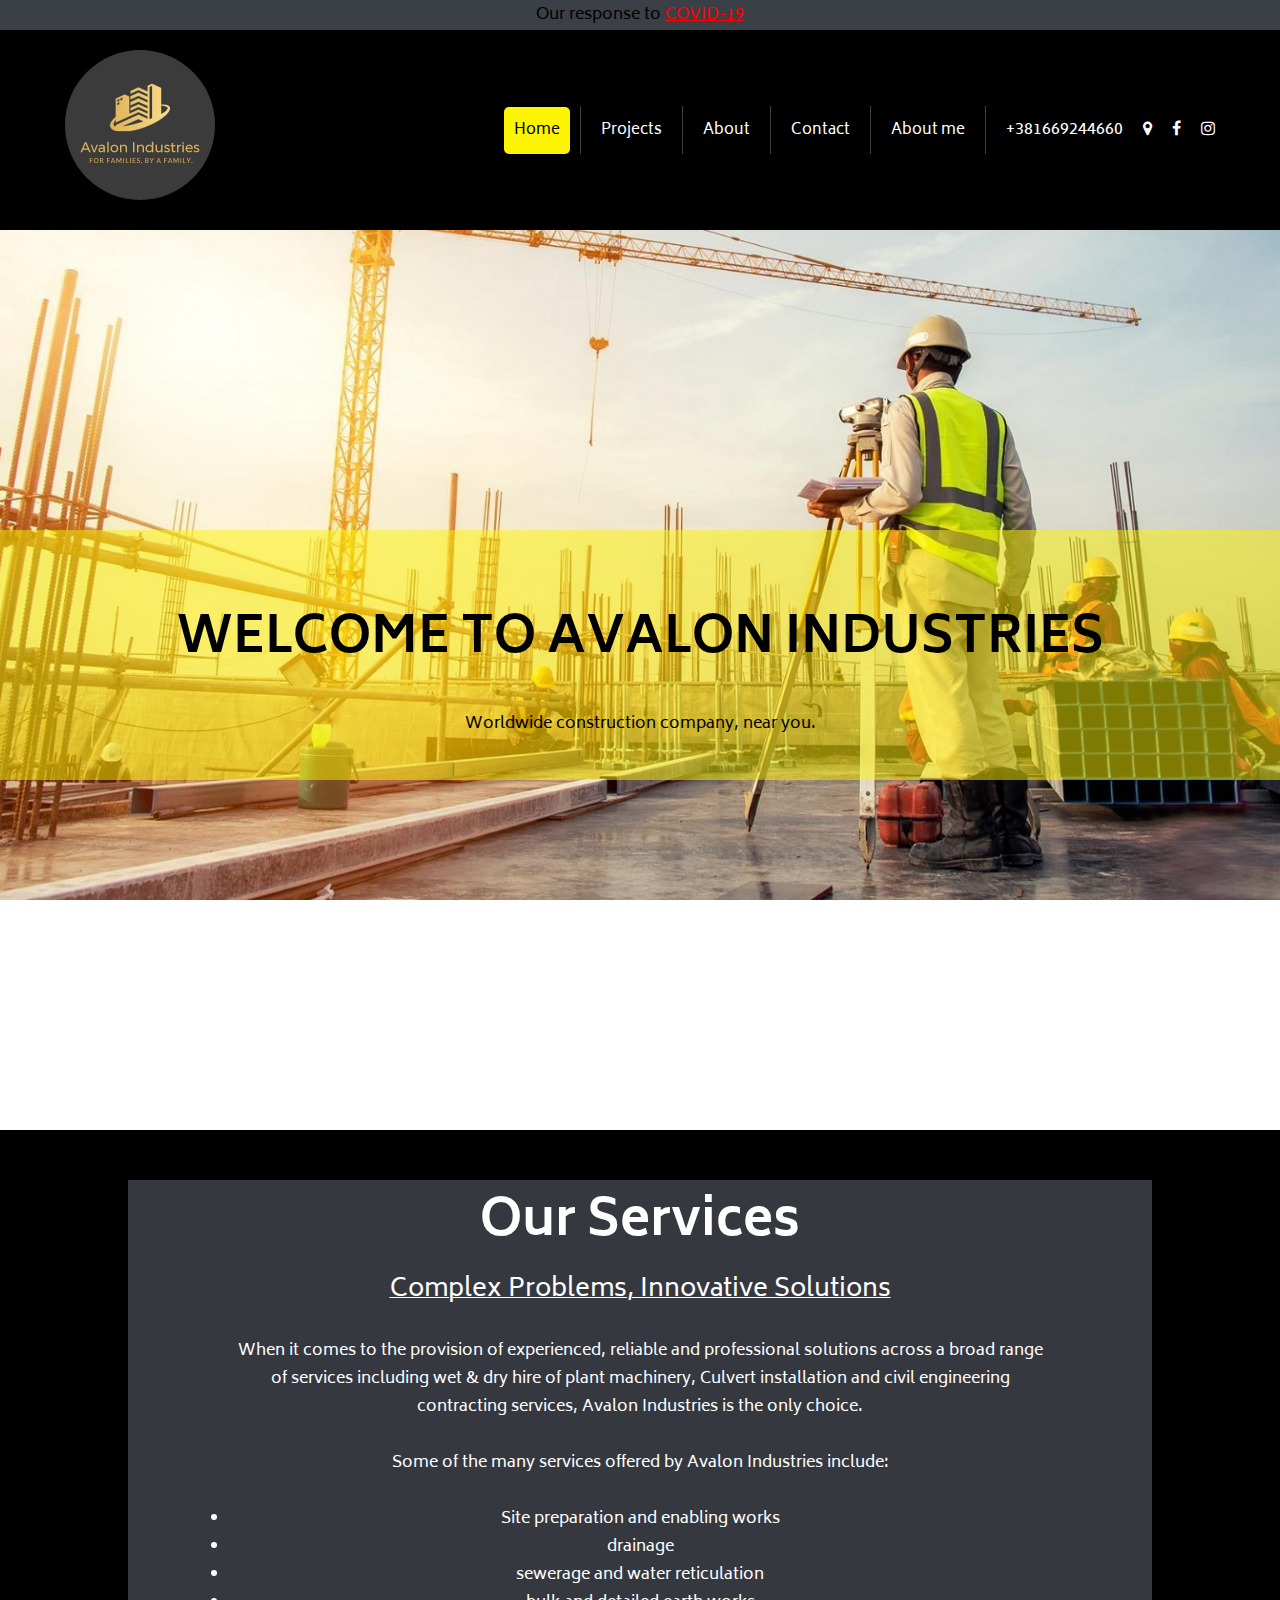
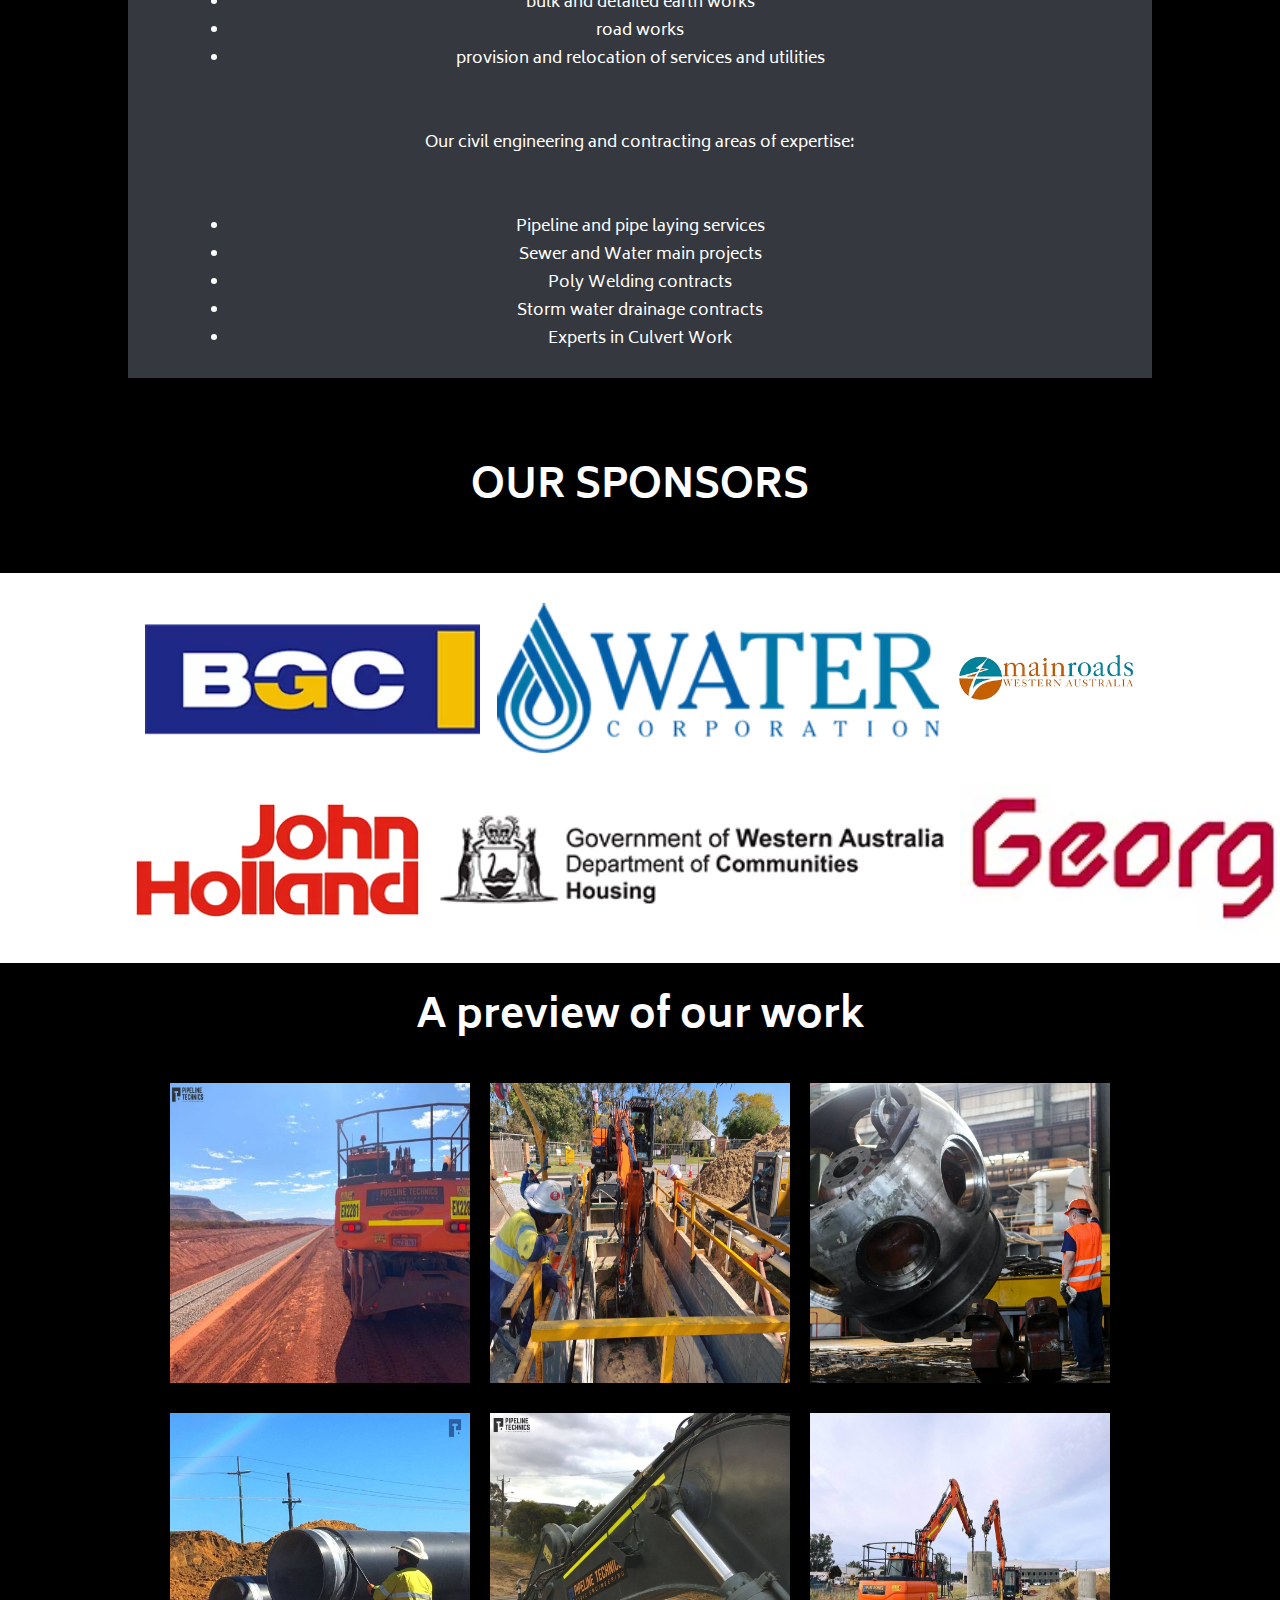
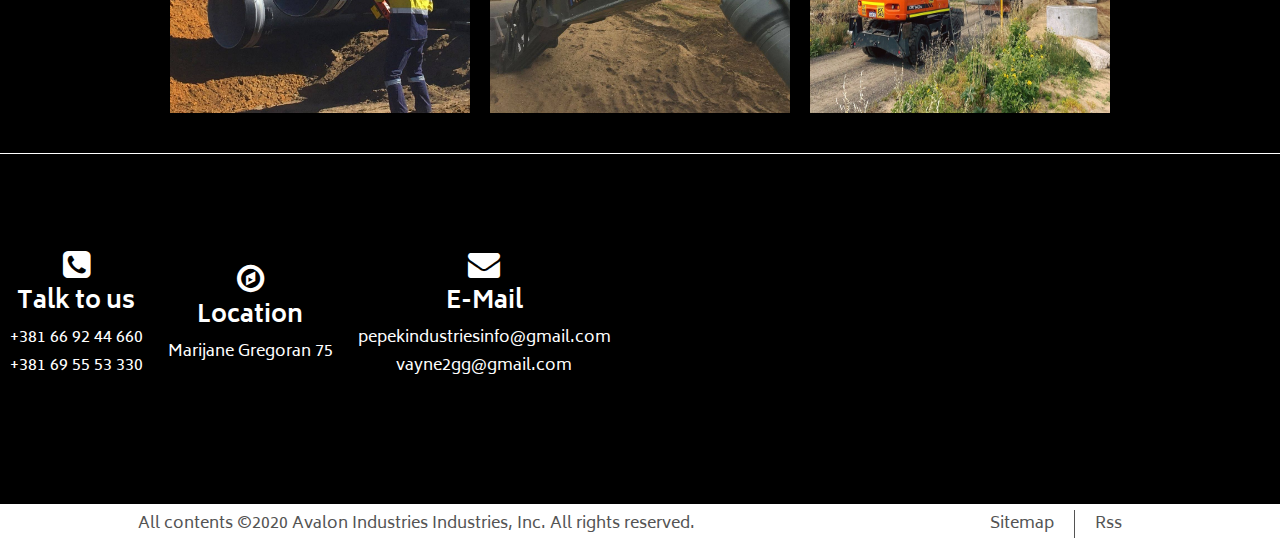
<file: index.html>
<!DOCTYPE html>
<html lang="en">
	<head>
		<meta charset="utf-8"/>
		<meta name="keywords" content="construction, company, building, Avalon, worldwide">
		<meta name="description" content="Avalon Industries, a worldwide construction company working for you">
		<link rel="shortcut icon" href="img/thumbnail.ico"/>
		<title>Avalon Industries | Worldwide Construction Company</title>
		<link href="css/style1.css" type="text/css"  rel="stylesheet"/>
		<link href="https://fonts.googleapis.com/css2?family=Biryani:wght@700&display=swap" rel="stylesheet"> 
		<link rel="stylesheet" href="https://cdnjs.cloudflare.com/ajax/libs/font-awesome/4.7.0/css/font-awesome.min.css">
	</head>
	<body>
		<header>
			<div id="belaTraka">
				<p>Our response to <a href="covid19.html">COVID-19</a></p>
			</div>
			<div id="crnaTraka">
				<nav>
					<div id="logo">
						<a class="element-animation"href="index.html"><img src="img/logo.png" alt="logo"/></a>
					</div>
					<div id="ulinav">
						<ul class="element-animation">
							<li><a href="index.html" class="active">Home</a></li>
							<li><a href="projects.html">Projects</a></li>
							<li><a href="about.html">About</a></li>
							<li><a href="contact.html">Contact</a></li>
							<li><a href="aboutme.html">About me</a></li>
						</ul>
						<div id="navInfo"class="element-animation">
							<p>+381669244660</p>
							<a href="#gmaps"><i class="fa fa-map-marker" aria-hidden="true"></i></a>
							<a href="https://www.facebook.com/ICT.MTE" target="_blank"><i class="fa fa-facebook" aria-hidden="true"></i></a>
							<a href="https://www.instagram.com/visokaict/" target="_blank"><i class="fa fa-instagram" aria-hidden="true"></i></a>
						</div>
					</div>	
				</nav>		
			</div>
		</header>
			<section id="prviSlajd">
				<div id="levo">
					<div class="okvir2">
						<h1>WELCOME TO AVALON INDUSTRIES</h1>
						<p>Worldwide construction company, near you.</p>
					</div>
				</div>
			</section>
			<section id="drugiSlajd">
				<article id="ourservices">
					<div class="okvir2">
					<header>
						<h1>Our Services</h1>
						<p>Complex Problems, Innovative Solutions</p>
					</header>
					<p>When it comes to the provision of experienced, reliable and professional solutions across a broad range of services including wet & dry hire of plant machinery, Culvert installation and civil engineering contracting services, Avalon Industries is the only choice.</br></br>
						Some of the many services offered by Avalon Industries include:</br></br>
						<ul>
							<li>Site preparation and enabling works</li>
							<li>drainage</li>
							<li>sewerage and water reticulation</li>
							<li>bulk and detailed earth works</li>
							<li>road works</li>
							<li>provision and relocation of services and utilities</li>
						</ul></br></br>
						Our civil engineering and contracting areas of expertise:</p></br></br>
						<ul>
							<li>Pipeline and pipe laying services</li>
							<li>Sewer and Water main projects</li>
							<li>Poly Welding contracts</li>
							<li>Storm water drainage contracts</li>
							<li>Experts in Culvert Work</li>
						</ul>	
						</div>
				</article>
			</section>
			<section id="treciSlajd">
				<article id="sponzori">
						<header>
							<h1>OUR SPONSORS</h1>
						</header>
						<div class="okvir2">
						<div="sponzori2">
							<div class="sponsor">
								<img src="img/sponzori1.jpg" alt="sponzori">
								<img src="img/sponzori.jpg" alt="sponzori">
								<img src="img/sponzori3.jpg" alt="sponzori">
							</div>
							<div class="sponsor">
								<img src="img/sponzori4.jpg" alt="sponzori">
								<img src="img/sponzori5.jpg" alt="sponzori">
								<img src="img/sponzori6.jpg" alt="sponzori">
							</div>
						</div>
						</div>	
					</div>
				</article>
			</section>
			<section id="preview">
				<div class="okvir2">
				<article id="previewA">
					<header>
						<h1>A preview of our work</h1>
					</header>
					<div class="previewKlasa">
						<a href="projects.html"><img src="img/preview1.jpg" alt=""></a>
						<a href="projects.html"><img src="img/preview2.jpg" alt=""></a>
						<a href="projects.html"><img src="img/preview3.jpg" alt=""></a>
					</div>
					<div class="previewKlasa">
						<a href="projects.html"><img src="img/preview4.jpg" alt=""></a>
						<a href="projects.html"><img src="img/preview5.jpg" alt=""></a>
						<a href="projects.html"><img src="img/preview6.jpg" alt=""></a>
					</div>
				</article>
				</div>
			</section>
		<footer>
			<div id="fInfo">
				<div id="fklase">
					<div class="fklasa">
							<i class="fa fa-phone-square"></i>
						<h2>Talk to us</h2>
						<p>+381 66 92 44 660</p>
						<p>+381 69 55 53 330 </p>
					</div>
					<div class="fklasa">
								<i class="fa fa-compass"></i>
						<h2>Location</h2>
						<p>Marijane Gregoran 75</p>
					</div>
					<div class="fklasa">
							<i class="fa fa-envelope"></i>
						<h2>E-Mail</h2>
						<p>pepekindustriesinfo@gmail.com</p>
						<p>vayne2gg@gmail.com</p>
					</div>
				</div>
				<div class="fklasa">
					<iframe id="gmaps" src="https://www.google.com/maps/embed?pb=!1m18!1m12!1m3!1d2830.3588584875924!2d20.482226115914166!3d44.814253379098645!2m3!1f0!2f0!3f0!3m2!1i1024!2i768!4f13.1!3m3!1m2!1s0x475a7a9609031735%3A0xc17ed71f59ac4725!2z0JLQuNGB0L7QutCwINCY0KbQoiDRiNC60L7Qu9Cw!5e0!3m2!1ssr!2srs!4v1607831680315!5m2!1ssr!2srs" width="600" height="300" frameborder="0" style="border:0;" allowfullscreen="" aria-hidden="false" tabindex="0"></iframe>
				</div>
			</div>
			<div id="footerLinija">
					<p>All contents ©2020 Avalon Industries Industries, Inc. All rights reserved.</p>
					<div id="privacy">
						<p class="crta"><a href="sitemap.xml">Sitemap</a></p>
						<p class="crta"><a href="rss.xml">Rss</a></p>
					</div>
				</div>
		</footer>
	</body>
</html>
</file>
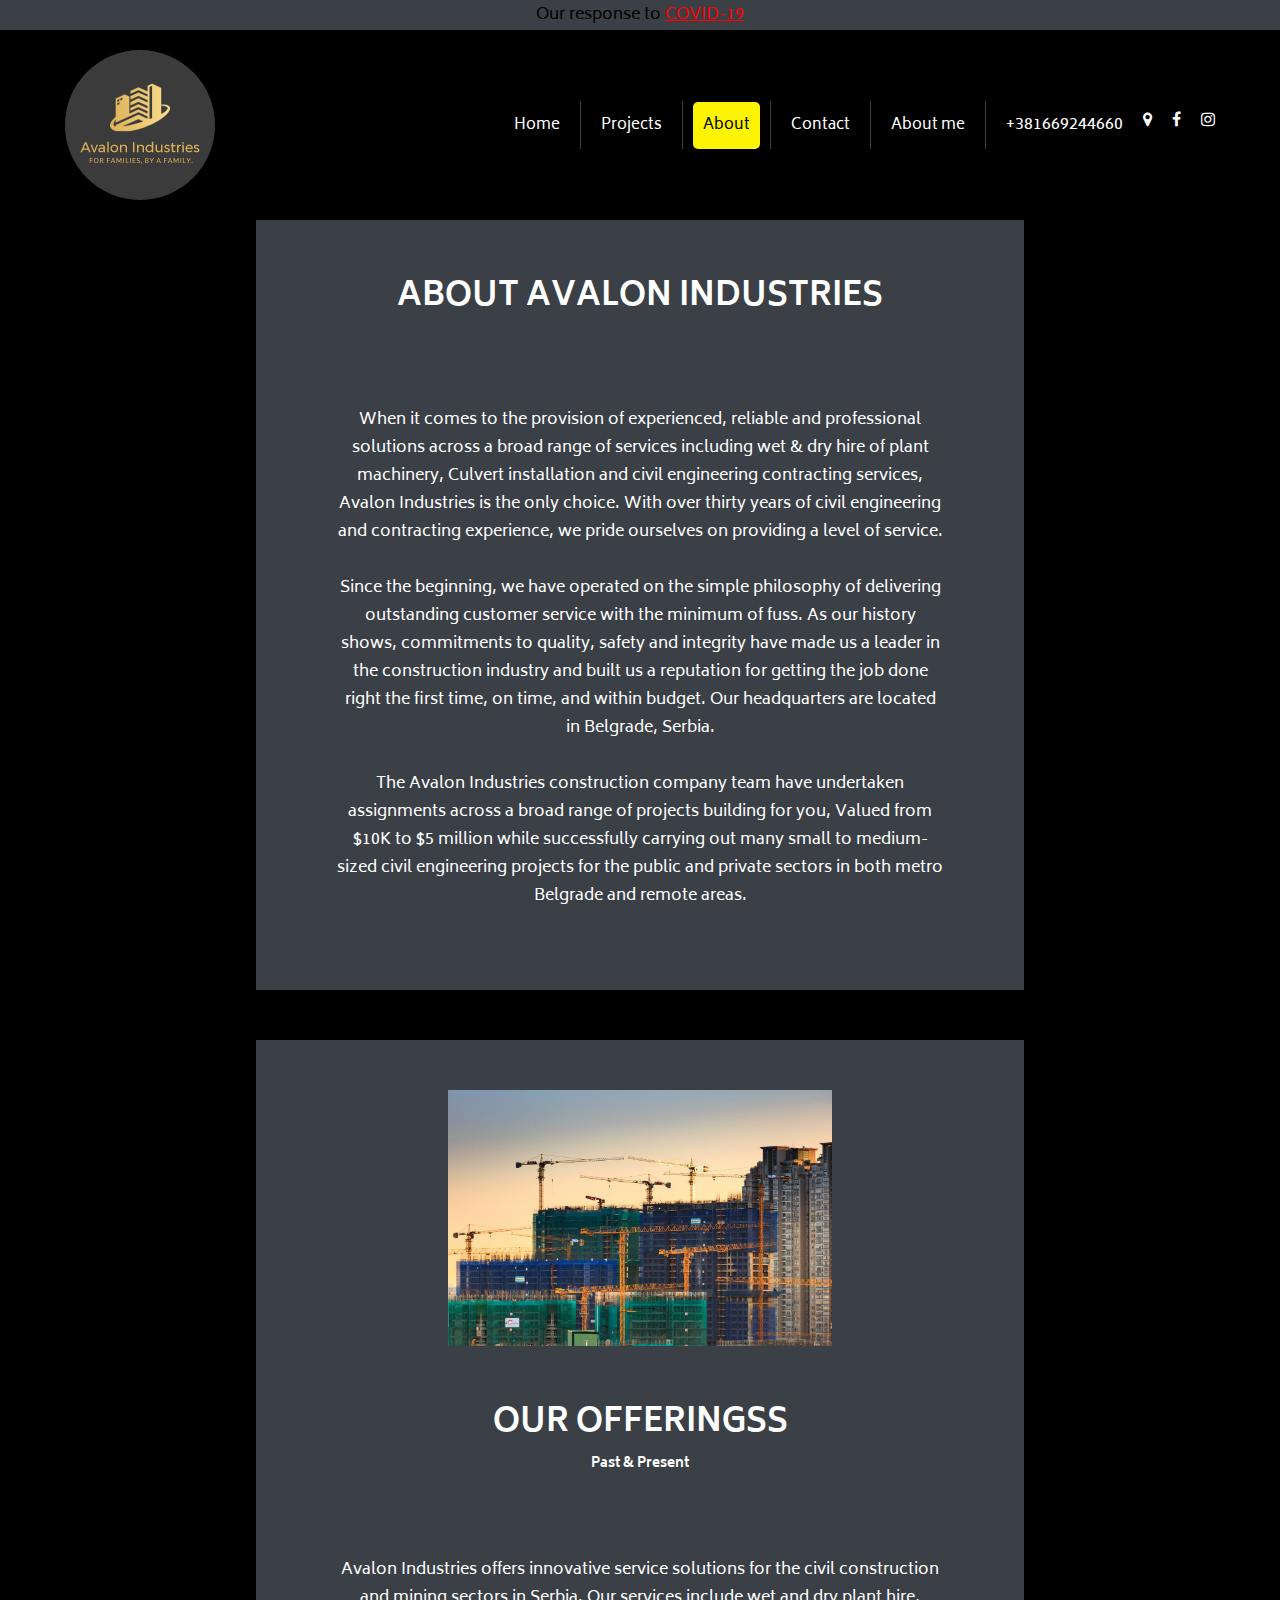
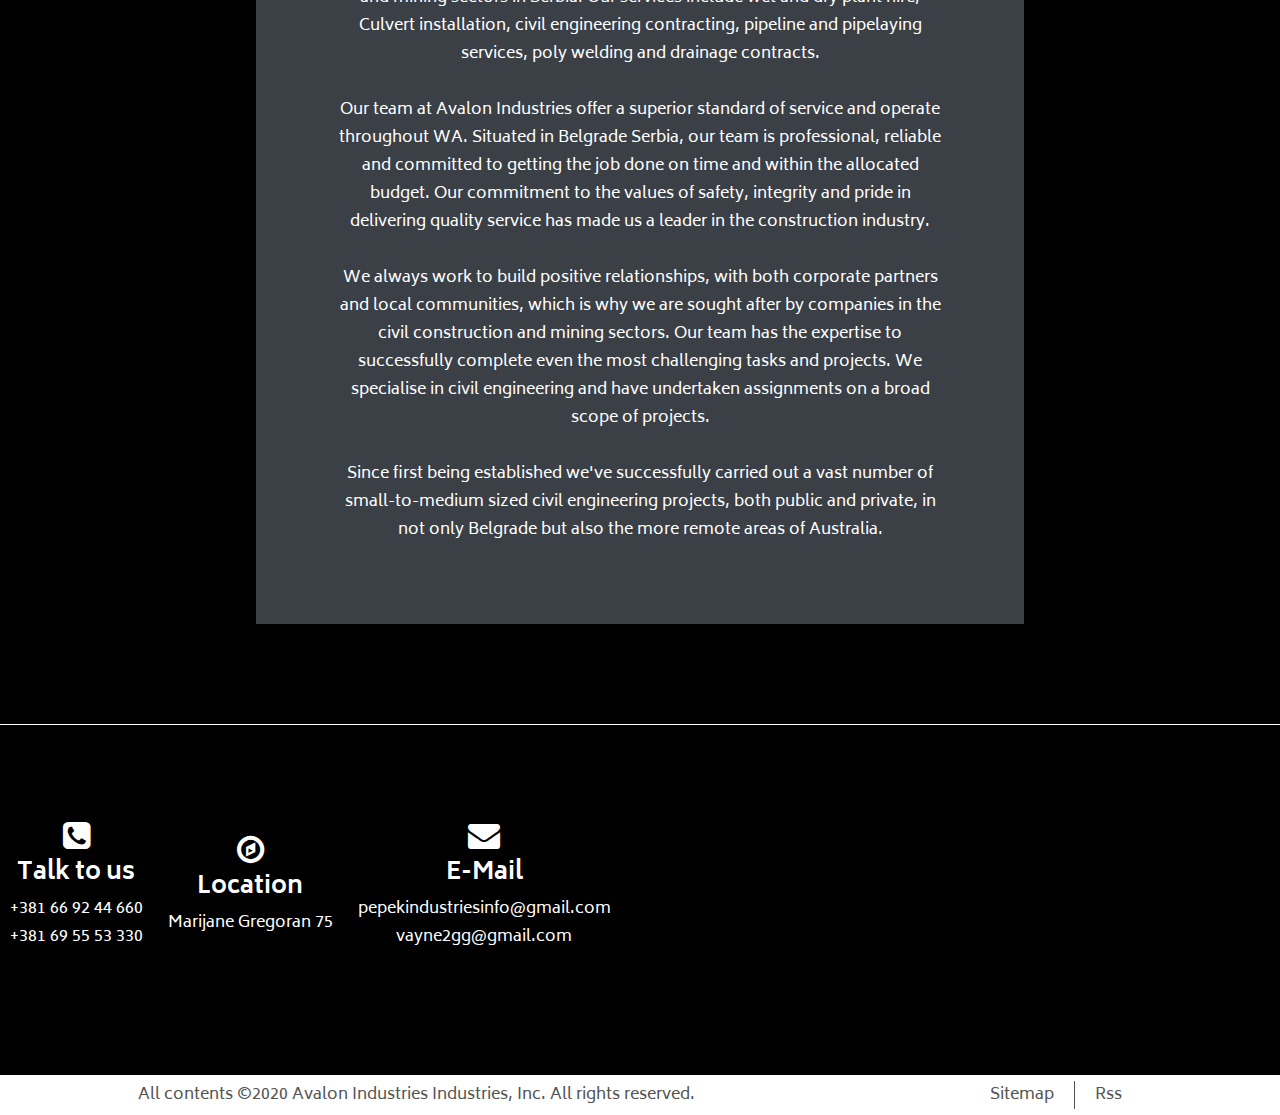
<file: about.html>
<html>
    <head>
		<meta charset="utf-8"/>		<meta name="keywords" content="construction, company, building, Avalon, worldwide">
		<meta name="description" content="Avalon Industries, a worldwide construction company working for you">
		<link rel="shortcut icon" href="img/thumbnail.ico"/>
		<title>Avalon Industries | Worldwide Construction Company</title>
		<link href="css/style1.css" type="text/css"  rel="stylesheet"/>
		<link href="https://fonts.googleapis.com/css2?family=Biryani:wght@700&display=swap" rel="stylesheet"> 
		<link rel="stylesheet" href="https://cdnjs.cloudflare.com/ajax/libs/font-awesome/4.7.0/css/font-awesome.min.css">
    </head>
    <body>
        <header>
			<div id="belaTraka">
				<p>Our response to <a href="covid19.html">COVID-19</a></p>
			</div>
			<div id="crnaTraka">
				<nav>
					<div id="logo">
						<a class="element-animation"href="index.html"><img src="img/logo.png" alt="logo"/></a>
					</div>
					<div id="ulinav">
						<ul class="element-animation">
							<li><a href="index.html">Home</a></li>
							<li><a href="projects.html">Projects</a></li>
							<li><a href="about.html" class="active">About</a></li>
							<li><a href="contact.html">Contact</a></li>
							<li><a href="aboutme.html">About me</a></li>
						</ul>
						<div id="navInfo"class="element-animation">
							<p>+381669244660</p>
							<a href="#gmaps"><i class="fa fa-map-marker" aria-hidden="true"></i></a>
							<a href="https://www.facebook.com/ICT.MTE" target="_blank"><i class="fa fa-facebook" aria-hidden="true"></i></a>
							<a href="https://www.instagram.com/visokaict/" target="_blank"><i class="fa fa-instagram" aria-hidden="true"></i></a>
						</div>
					</div>	
				</nav>		
			</div>
        </header>
        <section id="aboutusbackground">
            <div class="about">
                <h1>ABOUT AVALON INDUSTRIES</h1>
                <p>When it comes to the provision of experienced, reliable and professional solutions across a broad range of services including wet & dry hire of plant machinery, Culvert installation and civil engineering contracting services, Avalon Industries is the only choice.
                    With over thirty years of civil engineering and contracting experience, we pride ourselves on providing a level of service.</br></br>
                    Since the beginning, we have operated on the simple philosophy of delivering outstanding customer service with the minimum of fuss. As our history shows, commitments to quality, safety and integrity have made us a leader in the construction industry and built us a reputation for getting the job done right the first time, on time, and within budget.
                    Our headquarters are located in Belgrade, Serbia.</br></br>
                    The Avalon Industries construction company team have undertaken assignments across a broad range of projects building for you, Valued from $10K to $5 million while successfully carrying out many small to medium-sized civil engineering projects for the public and private sectors in both metro Belgrade and remote areas.</p>
            </div>
            <div class="about">
                <img src="img/aboutus.jpg" alt="construction"> 
                 <h1>OUR OFFERINGSS</h1>
                <h5>Past & Present</h5>
                <p>Avalon Industries offers innovative service solutions for the civil construction and mining sectors in Serbia. Our services include wet and dry plant hire, Culvert installation, civil engineering contracting, pipeline and pipelaying services, poly welding and drainage contracts.</br></br>
                    Our team at Avalon Industries offer a superior standard of service and operate throughout WA.                 
                    Situated in Belgrade Serbia, our team is professional, reliable and committed to getting the job done on time and within the allocated budget. 
                    Our commitment to the values of safety, integrity and pride in delivering quality service has made us a leader in the construction industry.</br></br> We always work to build positive relationships, with both corporate partners and local communities, which is why we are sought after by companies in the civil construction and mining sectors.                       
                    Our team has the expertise to successfully complete even the most challenging tasks and projects. We specialise in civil engineering and have undertaken assignments on a broad scope of projects.</br></br>                        
                    Since first being established we've successfully carried out a vast number of small-to-medium sized civil engineering projects, both public and private, in not only Belgrade but also the more remote areas of Australia.</p>
            </div>
        </section>
        <footer>
			<div id="fInfo">
				<div id="fklase">
					<div class="fklasa">
							<i class="fa fa-phone-square"></i>
						<h2>Talk to us</h2>
						<p>+381 66 92 44 660</p>
						<p>+381 69 55 53 330 </p>
					</div>
					<div class="fklasa">
								<i class="fa fa-compass"></i>
						<h2>Location</h2>
						<p>Marijane Gregoran 75</p>
					</div>
					<div class="fklasa">
							<i class="fa fa-envelope"></i>
						<h2>E-Mail</h2>
						<p>pepekindustriesinfo@gmail.com</p>
						<p>vayne2gg@gmail.com</p>
					</div>
				</div>
				<div class="fklasa">
					<iframe id="gmaps"src="https://www.google.com/maps/embed?pb=!1m18!1m12!1m3!1d2830.3588584875924!2d20.482226115914166!3d44.814253379098645!2m3!1f0!2f0!3f0!3m2!1i1024!2i768!4f13.1!3m3!1m2!1s0x475a7a9609031735%3A0xc17ed71f59ac4725!2z0JLQuNGB0L7QutCwINCY0KbQoiDRiNC60L7Qu9Cw!5e0!3m2!1ssr!2srs!4v1607831680315!5m2!1ssr!2srs" width="600" height="300" frameborder="0" style="border:0;" allowfullscreen="" aria-hidden="false" tabindex="0"></iframe>
				</div>
			</div>
			<div id="footerLinija">
					<p>All contents ©2020 Avalon Industries Industries, Inc. All rights reserved.</p>
					<div id="privacy">
						<p class="crta"><a href="sitemap.xml">Sitemap</a></p>
						<p class="crta"><a href="rss.xml">Rss</a></p>
					</div>
				</div>
		</footer>
    </body>
</html>
</file>
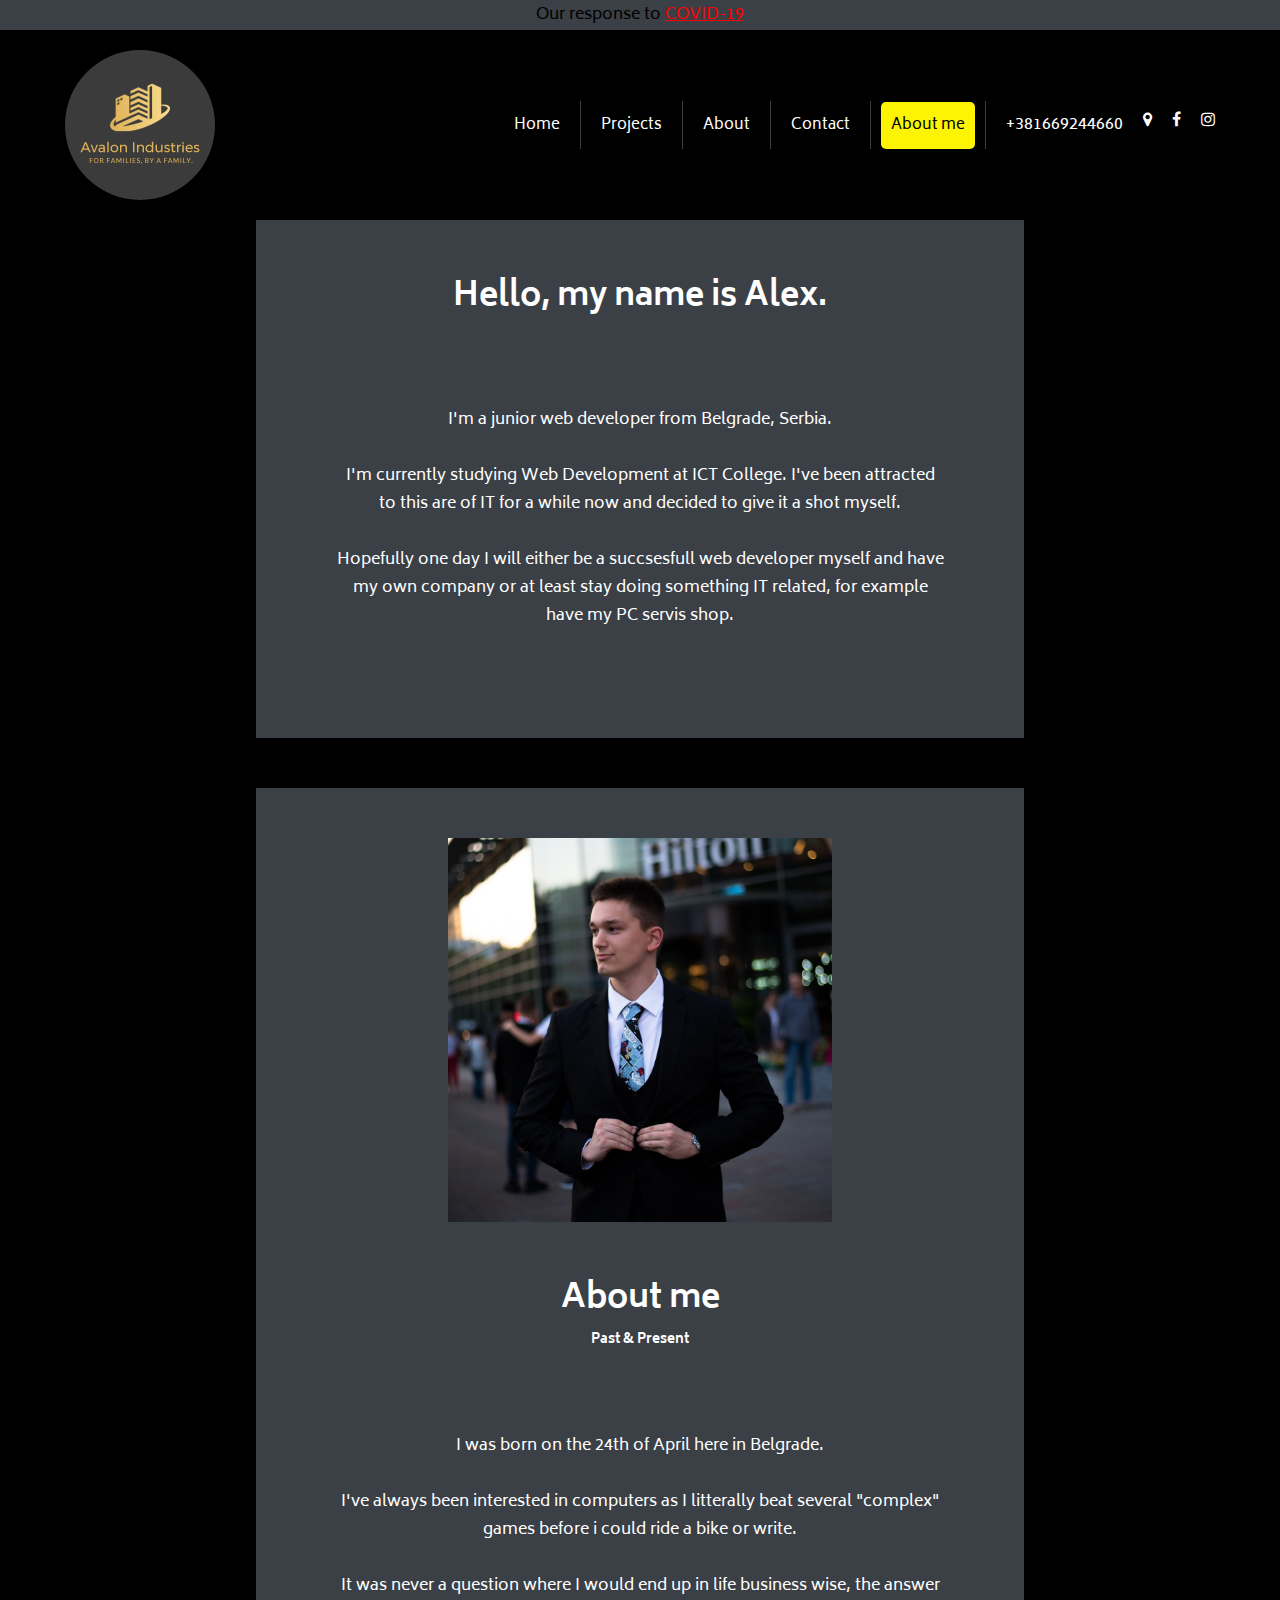
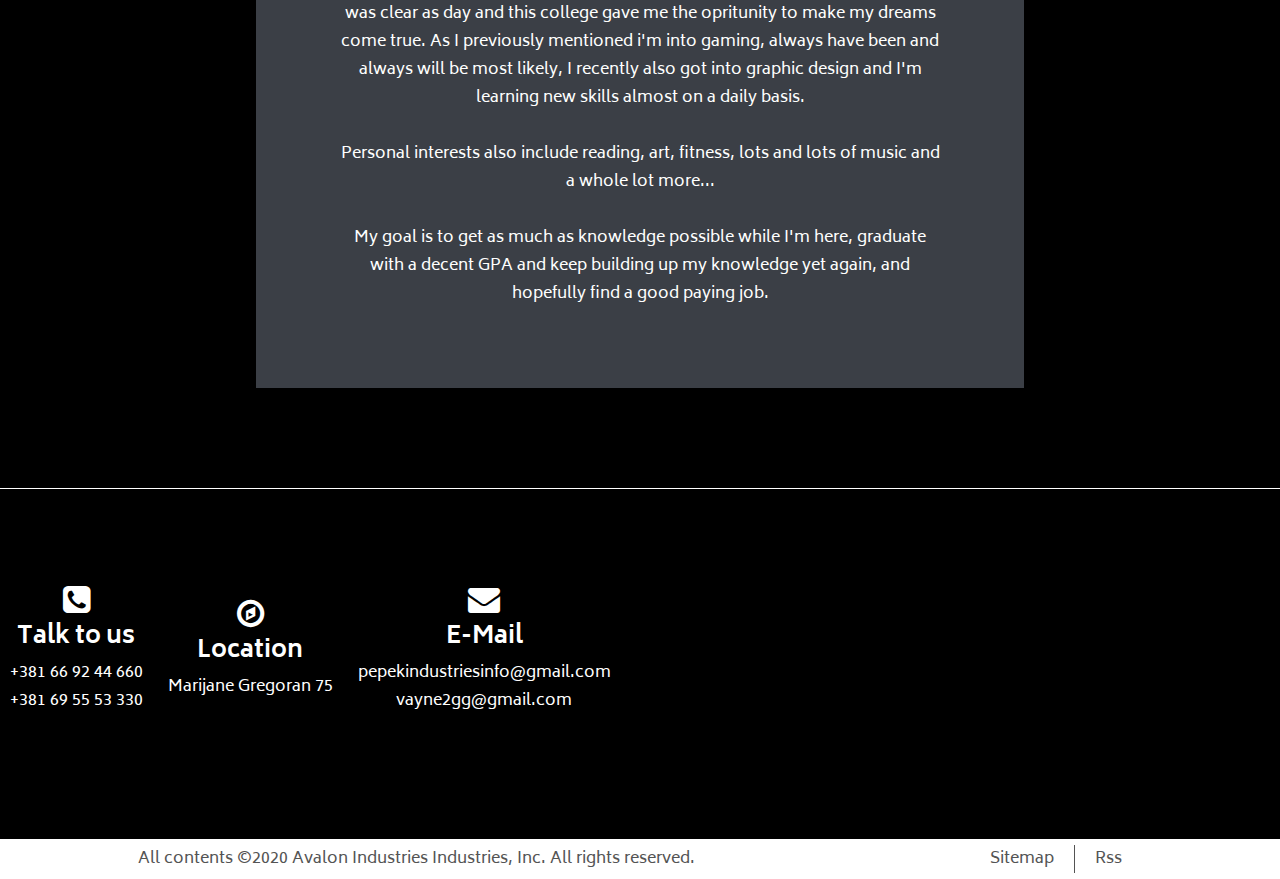
<file: aboutme.html>
<html>
    <head>
        <meta charset="utf-8"/>
        <meta name="keywords" content="construction, company, building, Avalon, worldwide">
		<meta name="description" content="Avalon Industries, a worldwide construction company working for you">
		<link rel="shortcut icon" href="img/thumbnail.ico"/>
		<title>Avalon Industries | Worldwide Construction Company</title>
		<link href="css/style1.css" type="text/css"  rel="stylesheet"/>
		<link href="https://fonts.googleapis.com/css2?family=Biryani:wght@700&display=swap" rel="stylesheet"> 
		<link rel="stylesheet" href="https://cdnjs.cloudflare.com/ajax/libs/font-awesome/4.7.0/css/font-awesome.min.css">
    </head>
    <body>
        <header>
			<div id="belaTraka">
				<p>Our response to <a href="covid19.html">COVID-19</a></p>
			</div>
			<div id="crnaTraka">
				<nav>
					<div id="logo">
						<a class="element-animation"href="index.html"><img src="img/logo.png" alt="logo"/></a>
					</div>
					<div id="ulinav">
						<ul class="element-animation">
							<li><a href="index.html">Home</a></li>
							<li><a href="projects.html">Projects</a></li>
							<li><a href="about.html">About</a></li>
							<li><a href="contact.html">Contact</a></li>
							<li><a href="aboutme.html"  class="active">About me</a></li>
						</ul>
						<div id="navInfo"class="element-animation">
							<p>+381669244660</p>
							<a href="#gmaps"><i class="fa fa-map-marker" aria-hidden="true"></i></a>
							<a href="https://www.facebook.com/ICT.MTE" target="_blank"><i class="fa fa-facebook" aria-hidden="true"></i></a>
							<a href="https://www.instagram.com/visokaict/" target="_blank"><i class="fa fa-instagram" aria-hidden="true"></i></a>
						</div>
					</div>	
				</nav>		
			</div>
        </header>
        <section id="aboutusbackground">
            <div class="about">
                <h1>Hello, my name is Alex.</h1>
                <p>I'm a junior web developer from Belgrade, Serbia.</br></br>
                    I'm currently studying Web Development at ICT College. I've been attracted to this are of IT for a while now and decided to give it a shot myself.</br></br>
                    Hopefully one day I will either be a succsesfull web developer myself and have my own company or at least stay doing something IT related, for example have my PC servis shop.</br></br>
                </p>
            </div>
            <div class="about">
                <img src="img/aboutme.jpg" alt="a picture of me"> 
                 <h1>About me</h1>
                <h5>Past & Present</h5>
                <p>I was born on the 24th of April here in Belgrade.</br></br>
                    I've always been interested in computers as I litterally beat several "complex" games before i could ride a bike or write.</br></br>
                    It was never a question where I would end up in life business wise, the answer was clear as day and this college gave me the opritunity to make my dreams come true.
                    As I previously mentioned i'm into gaming, always have been and always will be most likely, I recently also got into graphic design and I'm learning new skills almost on a daily basis.</br></br>
                    Personal interests also include reading, art, fitness, lots and lots of music and a whole lot more...</br></br>
                    My goal is to get as much as knowledge possible while I'm here, graduate with a decent GPA and keep building up my knowledge yet again, and hopefully find a good paying job.

                </p>
            </div>
        </section>
        <footer>
			<div id="fInfo">
				<div id="fklase">
					<div class="fklasa">
							<i class="fa fa-phone-square"></i>
						<h2>Talk to us</h2>
						<p>+381 66 92 44 660</p>
						<p>+381 69 55 53 330 </p>
					</div>
					<div class="fklasa">
								<i class="fa fa-compass"></i>
						<h2>Location</h2>
						<p>Marijane Gregoran 75</p>
					</div>
					<div class="fklasa">
							<i class="fa fa-envelope"></i>
						<h2>E-Mail</h2>
						<p>pepekindustriesinfo@gmail.com</p>
						<p>vayne2gg@gmail.com</p>
					</div>
				</div>
				<div class="fklasa">
					<iframe id="gmaps" src="https://www.google.com/maps/embed?pb=!1m18!1m12!1m3!1d2830.3588584875924!2d20.482226115914166!3d44.814253379098645!2m3!1f0!2f0!3f0!3m2!1i1024!2i768!4f13.1!3m3!1m2!1s0x475a7a9609031735%3A0xc17ed71f59ac4725!2z0JLQuNGB0L7QutCwINCY0KbQoiDRiNC60L7Qu9Cw!5e0!3m2!1ssr!2srs!4v1607831680315!5m2!1ssr!2srs" width="600" height="300" frameborder="0" style="border:0;" allowfullscreen="" aria-hidden="false" tabindex="0"></iframe>
				</div>
			</div>
			<div id="footerLinija">
					<p>All contents ©2020 Avalon Industries Industries, Inc. All rights reserved.</p>
					<div id="privacy">
						<p class="crta"><a href="sitemap.xml">Sitemap</a></p>
						<p class="crta"><a href="rss.xml">Rss</a></p>
					</div>
				</div>
		</footer>
    </body>
</html>
</file>
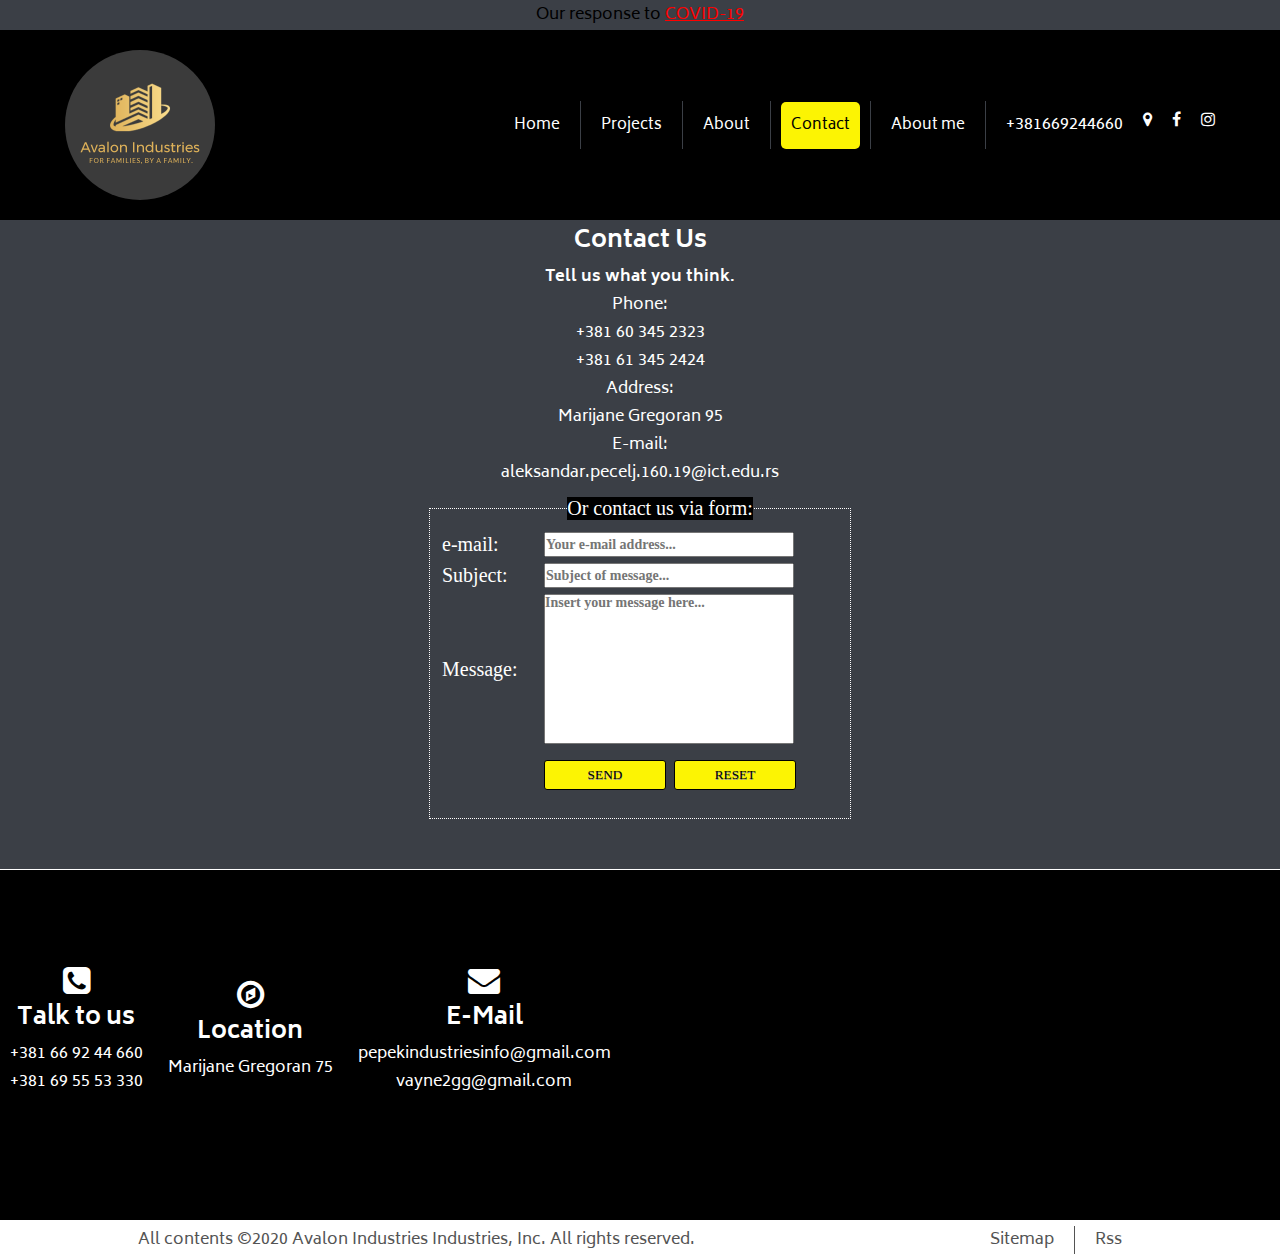
<file: contact.html>
<html>
    <head>
		<meta charset="utf-8"/>
		<meta name="keywords" content="construction, company, building, Avalon, worldwide">
		<meta name="description" content="Avalon Industries, a worldwide construction company working for you">
		<link rel="shortcut icon" href="img/thumbnail.ico"/>
		<title>Avalon Industries | Worldwide Construction Company</title>
		<link href="css/style1.css" type="text/css"  rel="stylesheet"/>
		<link href="https://fonts.googleapis.com/css2?family=Biryani:wght@700&display=swap" rel="stylesheet"> 
		<link rel="stylesheet" href="https://cdnjs.cloudflare.com/ajax/libs/font-awesome/4.7.0/css/font-awesome.min.css">
    </head>
    <body>
        <header>
			<div id="belaTraka">
				<p>Our response to <a href="covid19.html">COVID-19</a></p>
			</div>
			<div id="crnaTraka">
				<nav>
					<div id="logo">
						<a class="element-animation"href="index.html"><img src="img/logo.png" alt="logo"/></a>
					</div>
					<div id="ulinav">
						<ul class="element-animation">
							<li><a href="index.html">Home</a></li>
							<li><a href="projects.html">Projects</a></li>
							<li><a href="about.html">About</a></li>
							<li><a href="contact.html" class="active">Contact</a></li>
							<li><a href="aboutme.html">About me</a></li>
						</ul>
						<div id="navInfo"class="element-animation">
							<p>+381669244660</p>
							<a href="#gmaps"><i class="fa fa-map-marker" aria-hidden="true"></i></a>
							<a href="https://www.facebook.com/ICT.MTE" target="_blank"><i class="fa fa-facebook" aria-hidden="true"></i></a>
							<a href="https://www.instagram.com/visokaict/" target="_blank"><i class="fa fa-instagram" aria-hidden="true"></i></a>
						</div>
					</div>	
				</nav>		
			</div>
        </header>
        <seciton>
            <article>
                <div  id="contactBody">
                    <div class="okvir2">
                    <div id="contactContent">
                        <header>
                        <hgroup>
                            <h2>Contact Us</h2>
                            <h4>Tell us what you think.</h4>
                        </hgroup>
                        </header>
                        <p class="orangeText">Phone:</p>
                        <p class="whiteText">+381 60 345 2323<br>
                        +381 61 345 2424</p>
                        <p class="orangeText">Address:</p>
                        <p class="whiteText">Marijane Gregoran 95</p>
                        <p class="orangeText">E-mail:</p>
                        <p class="whiteText">aleksandar.pecelj.160.19@ict.edu.rs</p>
                        
                        <form action="post" method="get">
                            <fieldset>
                                <legend>Or contact us via form:</legend>
                                    <table>
                                        <tbody><tr><td class="tableText">e-mail:</td><td><input required="" type="email" id="contactEmail" placeholder="Your e-mail address..."></td></tr>
                                        <tr><td class="tableText">Subject:</td><td><input type="text" id="contactSubject" placeholder="Subject of message..."></td></tr>
                                        <tr><td class="tableText">Message:</td><td><textarea id="ta" placeholder="Insert your message here..."></textarea></td></tr>
                                        <tr><td class="tableText"></td><td><input type="submit" id="contactSubmit" value="Send">&nbsp;
                                        <input type="reset" id="contactReset" value="Reset">
                                        </td></tr>
                                </tbody></table>
                            </fieldset>
                        </form>
                    </div>
                </div>
            </article>
        </seciton>
        <footer>
			<div id="fInfo">
				<div id="fklase">
					<div class="fklasa">
							<i class="fa fa-phone-square"></i>
						<h2>Talk to us</h2>
						<p>+381 66 92 44 660</p>
						<p>+381 69 55 53 330 </p>
					</div>
					<div class="fklasa">
								<i class="fa fa-compass"></i>
						<h2>Location</h2>
						<p>Marijane Gregoran 75</p>
					</div>
					<div class="fklasa">
							<i class="fa fa-envelope"></i>
						<h2>E-Mail</h2>
						<p>pepekindustriesinfo@gmail.com</p>
						<p>vayne2gg@gmail.com</p>
					</div>
				</div>
				<div class="fklasa">
					<iframe id="gmaps" src="https://www.google.com/maps/embed?pb=!1m18!1m12!1m3!1d2830.3588584875924!2d20.482226115914166!3d44.814253379098645!2m3!1f0!2f0!3f0!3m2!1i1024!2i768!4f13.1!3m3!1m2!1s0x475a7a9609031735%3A0xc17ed71f59ac4725!2z0JLQuNGB0L7QutCwINCY0KbQoiDRiNC60L7Qu9Cw!5e0!3m2!1ssr!2srs!4v1607831680315!5m2!1ssr!2srs" width="600" height="300" frameborder="0" style="border:0;" allowfullscreen="" aria-hidden="false" tabindex="0"></iframe>
				</div>
			</div>
			<div id="footerLinija">
					<p>All contents ©2020 Avalon Industries Industries, Inc. All rights reserved.</p>
					<div id="privacy">
						<p class="crta"><a href="sitemap.xml">Sitemap</a></p>
						<p class="crta"><a href="rss.xml">Rss</a></p>
					</div>
				</div>
		</footer>
    </body>
</html>
</file>
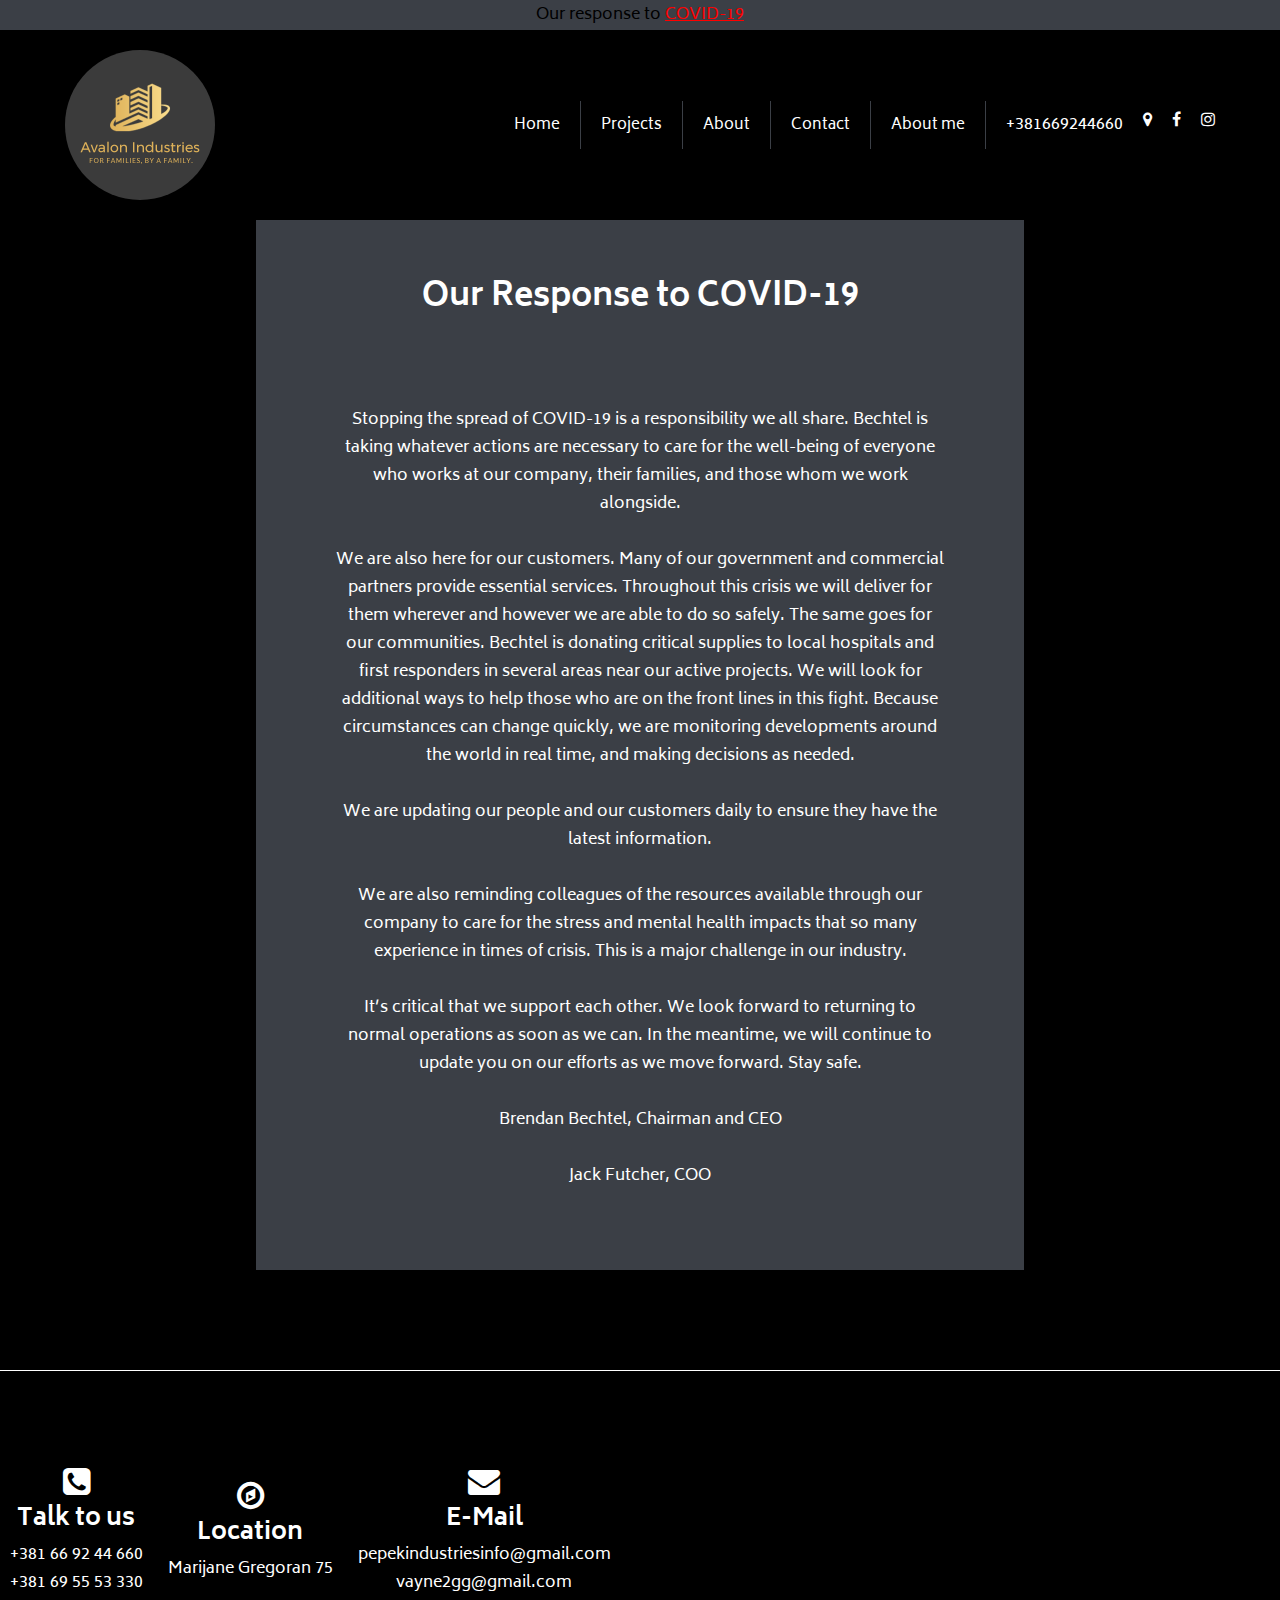
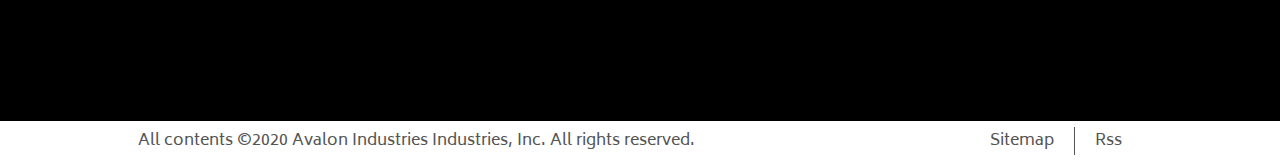
<file: covid19.html>
<html>
    <head>
		<meta charset="utf-8"/>
		<meta name="keywords" content="construction, company, building, Avalon, worldwide">
		<meta name="description" content="Avalon Industries, a worldwide construction company working for you">
		<link rel="shortcut icon" href="img/thumbnail.ico"/>
		<title>Avalon Industries | Worldwide Construction Company</title>
		<link href="css/style1.css" type="text/css"  rel="stylesheet"/>
		<link href="https://fonts.googleapis.com/css2?family=Biryani:wght@700&display=swap" rel="stylesheet"> 
		<link rel="stylesheet" href="https://cdnjs.cloudflare.com/ajax/libs/font-awesome/4.7.0/css/font-awesome.min.css">
    </head>
    <body>
        <header>
			<section id="belaTraka">
				<p>Our response to <a href="covid19.html">COVID-19</a></p>
            </section>
			<section id="crnaTraka">
				<nav>
					<div id="logo">
						<a class="element-animation"href="index.html"><img src="img/logo.png" alt="logo"/></a>
					</div>
					<div id="ulinav">
						<ul class="element-animation">
							<li><a href="index.html">Home</a></li>
							<li><a href="projects.html">Projects</a></li>
							<li><a href="about.html">About</a></li>
							<li><a href="contact.html">Contact</a></li>
							<li><a href="aboutme.html">About me</a></li>
						</ul>
						<div id="navInfo"class="element-animation">
							<p>+381669244660</p>
							<a href="#gmaps"><i class="fa fa-map-marker" aria-hidden="true"></i></a>
							<a href="https://www.facebook.com/ICT.MTE" target="_blank"><i class="fa fa-facebook" aria-hidden="true"></i></a>
							<a href="https://www.instagram.com/visokaict/" target="_blank"><i class="fa fa-instagram" aria-hidden="true"></i></a>
						</div>
					</div>	
				</nav>		
			</section>
        </header>
        <section id="aboutusbackground">
            <div class="about">
                <h1>Our Response to COVID-19</h1>
                <p>
                    Stopping the spread of COVID-19 is a responsibility we all share. Bechtel is taking whatever actions are necessary to care for the well-being of everyone who works at our company, their families, and those whom we work alongside.
                </br></br>
We are also here for our customers. Many of our government and commercial partners provide essential services. Throughout this crisis we will deliver for them wherever and however we are able to do so safely. The same goes for our communities. Bechtel is donating critical supplies to local hospitals and first responders in several areas near our active projects. We will look for additional ways to help those who are on the front lines in this fight.

Because circumstances can change quickly, we are monitoring developments around the world in real time, and making decisions as needed.</br></br> We are updating our people and our customers daily to ensure they have the latest information.</br></br>

We are also reminding colleagues of the resources available through our company to care for the stress and mental health impacts that so many experience in times of crisis. This is a major challenge in our industry. </br></br>It’s critical that we support each other.

We look forward to returning to normal operations as soon as we can. In the meantime, we will continue to update you on our efforts as we move forward. Stay safe.</br></br>

Brendan Bechtel, Chairman and CEO</br></br>

Jack Futcher, COO
                </p>
            </div>
        </section>
    </body>
    <footer>
        <div id="fInfo">
            <div id="fklase">
                <div class="fklasa">
                        <i class="fa fa-phone-square"></i>
                    <h2>Talk to us</h2>
                    <p>+381 66 92 44 660</p>
                    <p>+381 69 55 53 330 </p>
                </div>
                <div class="fklasa">
                            <i class="fa fa-compass"></i>
                    <h2>Location</h2>
                    <p>Marijane Gregoran 75</p>
                </div>
                <div class="fklasa">
                        <i class="fa fa-envelope"></i>
                    <h2>E-Mail</h2>
                    <p>pepekindustriesinfo@gmail.com</p>
                    <p>vayne2gg@gmail.com</p>
                </div>
            </div>
            <div class="fklasa">
                <iframe id="gmaps" src="https://www.google.com/maps/embed?pb=!1m18!1m12!1m3!1d2830.3588584875924!2d20.482226115914166!3d44.814253379098645!2m3!1f0!2f0!3f0!3m2!1i1024!2i768!4f13.1!3m3!1m2!1s0x475a7a9609031735%3A0xc17ed71f59ac4725!2z0JLQuNGB0L7QutCwINCY0KbQoiDRiNC60L7Qu9Cw!5e0!3m2!1ssr!2srs!4v1607831680315!5m2!1ssr!2srs" width="600" height="300" frameborder="0" style="border:0;" allowfullscreen="" aria-hidden="false" tabindex="0"></iframe>
            </div>
        </div>
        <div id="footerLinija">
                <p>All contents ©2020 Avalon Industries Industries, Inc. All rights reserved.</p>
                <div id="privacy">
                    <p class="crta"><a href="sitemap.xml">Sitemap</a></p>
                    <p class="crta"><a href="rss.xml">Rss</a></p>
                </div>
            </div>
    </footer>
</html>
</file>
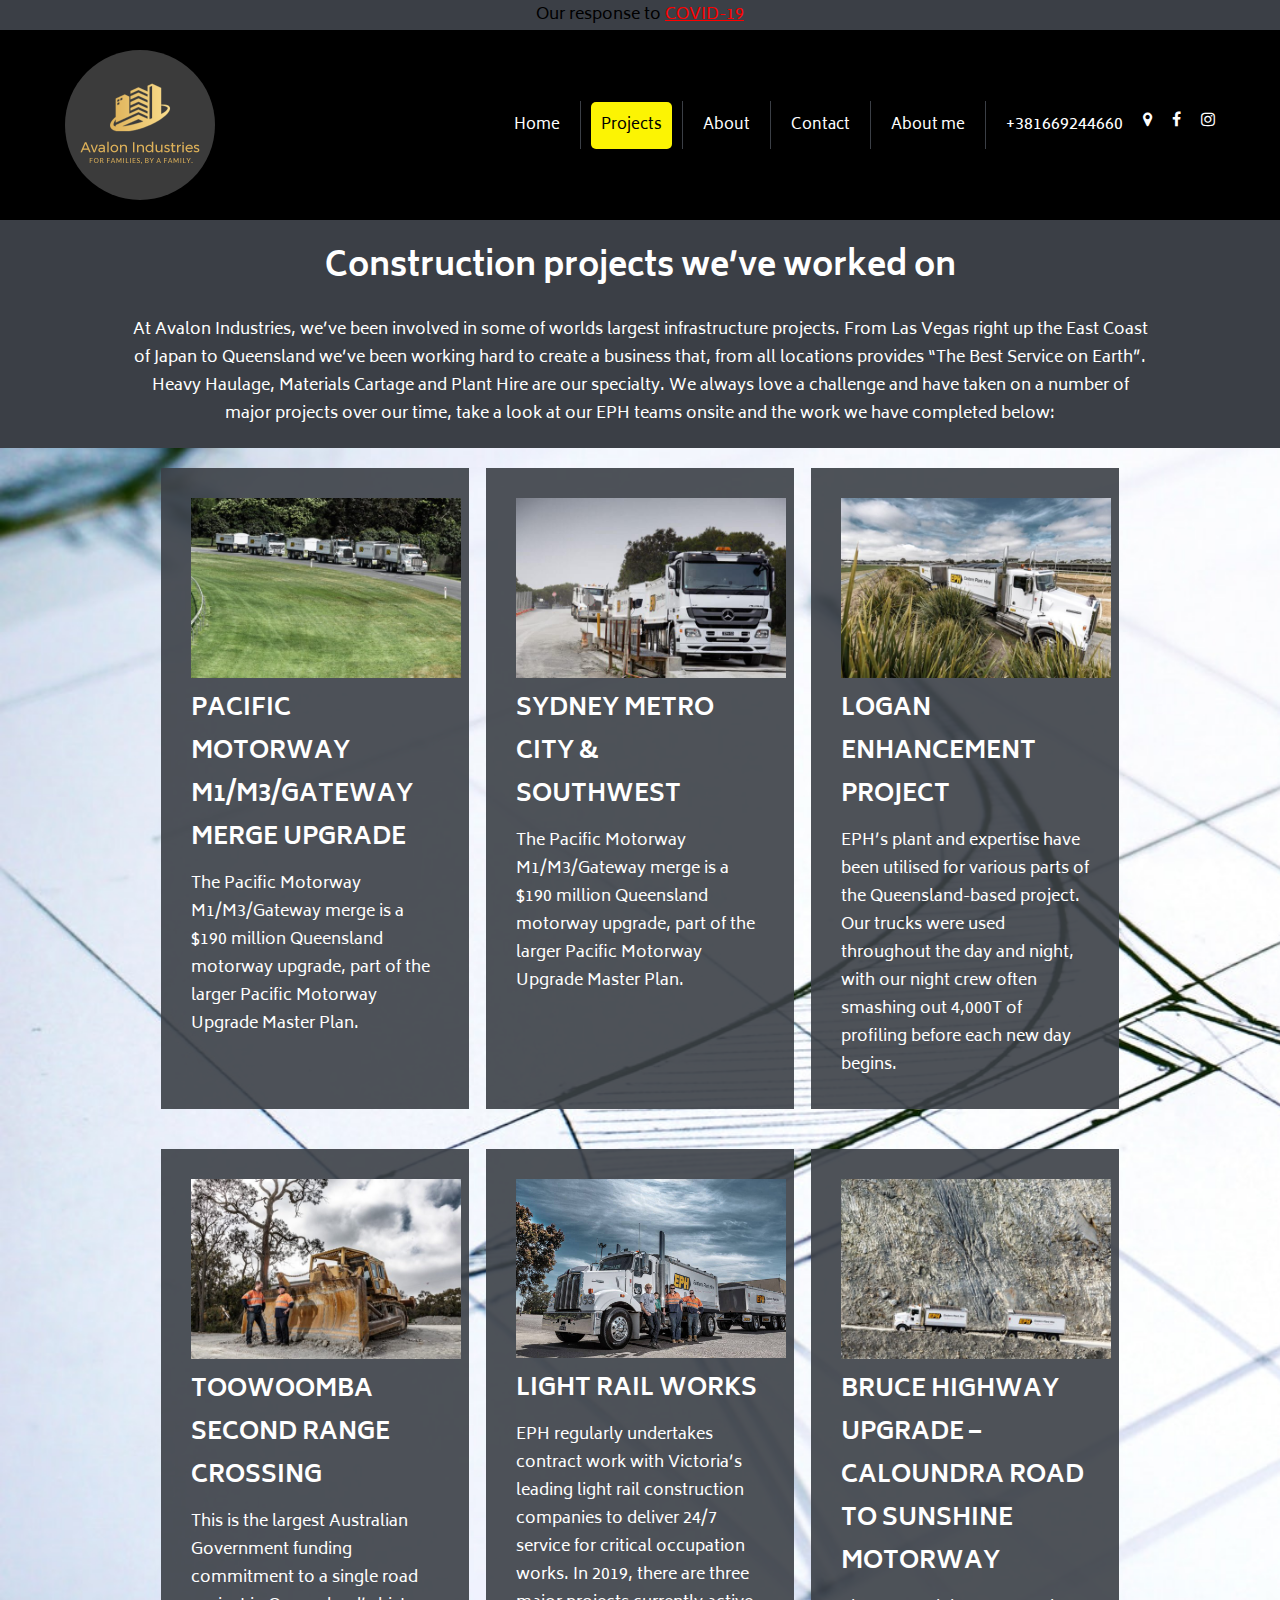
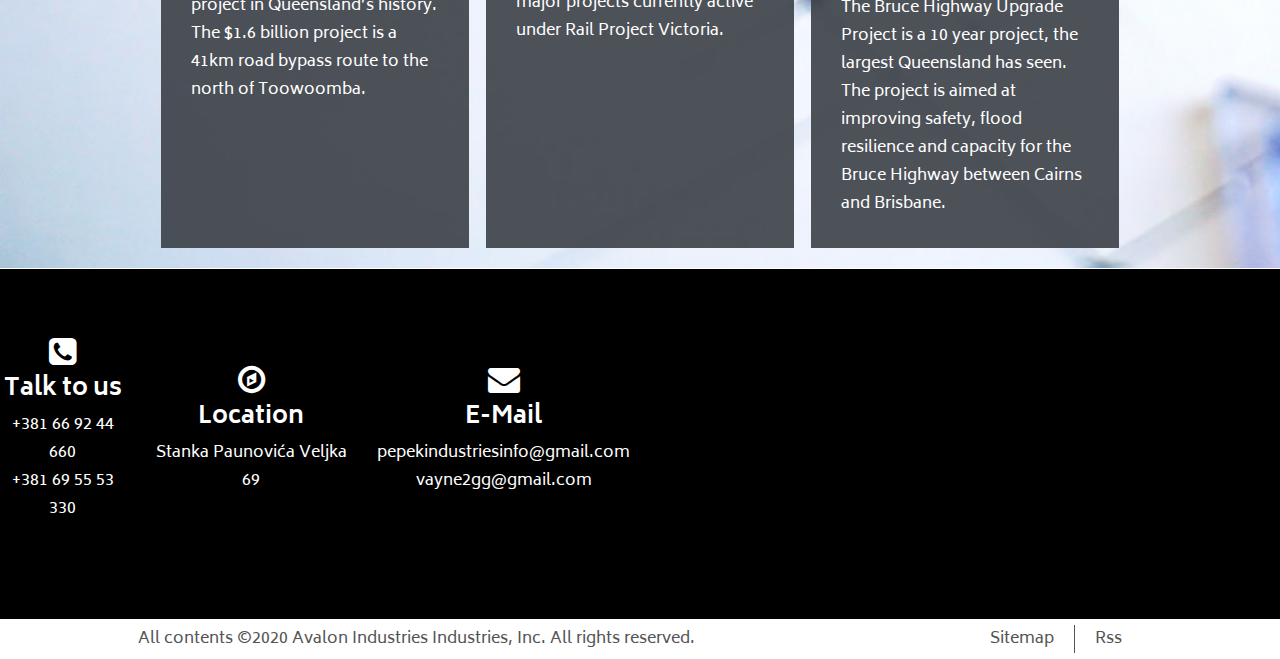
<file: projects.html>
<html>
    <head>
		<meta charset="utf-8"/>		<meta name="keywords" content="construction, company, building, Avalon, worldwide">
		<meta name="description" content="Avalon Industries, a worldwide construction company working for you">
		<link rel="shortcut icon" href="img/thumbnail.ico"/>
		<title>Avalon Industries | Worldwide Construction Company</title>
		<link href="css/style1.css" type="text/css"  rel="stylesheet"/>
		<link href="https://fonts.googleapis.com/css2?family=Biryani:wght@700&display=swap" rel="stylesheet"> 
		<link rel="stylesheet" href="https://cdnjs.cloudflare.com/ajax/libs/font-awesome/4.7.0/css/font-awesome.min.css">
    </head>
    <body>
        <header>
			<div id="belaTraka">
				<p>Our response to <a href="covid19.html">COVID-19</a></p>
			</div>
			<div id="crnaTraka">
				<nav>
					<div id="logo">
						<a class="element-animation"href="index.html"><img src="img/logo.png" alt="logo"/></a>
					</div>
					<div id="ulinav">
						<ul class="element-animation">
							<li><a href="index.html">Home</a></li>
							<li><a href="projects.html" class="active">Projects</a></li>
							<li><a href="about.html">About</a></li>
							<li><a href="contact.html">Contact</a></li>
							<li><a href="aboutme.html">About me</a></li>
						</ul>
						<div id="navInfo"class="element-animation">
							<p>+381669244660</p>
							<a href="#gmaps"><i class="fa fa-map-marker" aria-hidden="true"></i></a>
							<a href="https://www.facebook.com/ICT.MTE" target="_blank"><i class="fa fa-facebook" aria-hidden="true"></i></a>
							<a href="https://www.instagram.com/visokaict/" target="_blank"><i class="fa fa-instagram" aria-hidden="true"></i></a>
						</div>
					</div>	
				</nav>		
			</div>
        </header>
        <div id="projectbackground">
            <section id="oProjektima">
                <h1>Construction projects we’ve worked on</h1>
                <div class="okvir2"><p>At Avalon Industries, we’ve been involved in some of worlds largest infrastructure projects. From Las Vegas right up the East Coast of Japan to Queensland we’ve been working hard to create a business that, from all locations provides “The Best Service on Earth”.
                    Heavy Haulage, Materials Cartage and Plant Hire are our specialty. We always love a challenge and have taken on a number of major projects over our time, take a look at our EPH teams onsite and the work we have completed below:</p></div>
            </section>
            <section class="pBackground">
                <article class="projects">
                    <div class="project">
                            <a href="projekti/project1.html"><img src="img/project1.jpg" alt="project">
                                <h2>PACIFIC MOTORWAY M1/M3/GATEWAY MERGE UPGRADE</h2>
                                <p>The Pacific Motorway M1/M3/Gateway merge is a $190 million Queensland motorway upgrade, part of the larger Pacific Motorway Upgrade Master Plan.</p></a>
                    </div>
                    <div class="project">
                            <a href="projekti/project2.html"><img src="img/project2.jpg" alt="project">
                                <h2>SYDNEY METRO CITY & SOUTHWEST</h2>
                                <p>The Pacific Motorway M1/M3/Gateway merge is a $190 million Queensland motorway upgrade, part of the larger Pacific Motorway Upgrade Master Plan.</p></a>
                            </div>
                    <div class="project">
                            <a href="projekti/project3.html"><img src="img/project3.jpg" alt="project">
                                <h2>LOGAN ENHANCEMENT PROJECT</h2>
                                <p>EPH’s plant and expertise have been utilised for various parts of the Queensland-based project. Our trucks were used throughout the day and night, with our night crew often smashing out 4,000T of profiling before each new day begins.</p></a>
                            </div>
                </article>
            </section>
            <section class="pBackground">
                <article class="projects">
                    <div class="project">
                            <a href="projekti/project4.html"><img src="img/project4.jpg" alt="project">
                                <h2>TOOWOOMBA SECOND RANGE CROSSING</h2>
                                <p>This is the largest Australian Government funding commitment to a single road project in Queensland’s history. The $1.6 billion project is a 41km road bypass route to the north of Toowoomba.</p></a>
                    </div>
                    <div class="project">
                            <a href="projekti/project5.html"><img src="img/project5.jpg" alt="project">
                                <h2>LIGHT RAIL WORKS</h2>
                                <p>EPH regularly undertakes contract work with Victoria’s leading light rail construction companies to deliver 24/7 service for critical occupation works. In 2019, there are three major projects currently active under Rail Project Victoria.</p></a>
                            </div>
                    <div class="project">
                            <a href="projekti/project6.html"><img src="img/project6.jpg" alt="project">
                                <h2>BRUCE HIGHWAY UPGRADE – CALOUNDRA ROAD TO SUNSHINE MOTORWAY</h2>
                                <p>The Bruce Highway Upgrade Project is a 10 year project, the largest Queensland has seen. The project is aimed at improving safety, flood resilience and capacity for the Bruce Highway between Cairns and Brisbane.</p></a>
                            </div>
                </article>
            </section>
        </div>
        <footer>
			<div id="fInfo">
				<div id="fklase">
					<div class="fklasa">
							<i class="fa fa-phone-square"></i>
						<h2>Talk to us</h2>
						<p>+381 66 92 44 660</p>
						<p>+381 69 55 53 330 </p>
					</div>
					<div class="fklasa">
								<i class="fa fa-compass"></i>
						<h2>Location</h2>
						<p>Stanka Paunovića Veljka 69</p>
					</div>
					<div class="fklasa">
							<i class="fa fa-envelope"></i>
						<h2>E-Mail</h2>
						<p>pepekindustriesinfo@gmail.com</p>
						<p>vayne2gg@gmail.com</p>
					</div>
				</div>
				<div class="fklasa">
					<iframe id="gmaps"src="https://www.google.com/maps/embed?pb=!1m18!1m12!1m3!1d2830.3588584875924!2d20.482226115914166!3d44.814253379098645!2m3!1f0!2f0!3f0!3m2!1i1024!2i768!4f13.1!3m3!1m2!1s0x475a7a9609031735%3A0xc17ed71f59ac4725!2z0JLQuNGB0L7QutCwINCY0KbQoiDRiNC60L7Qu9Cw!5e0!3m2!1ssr!2srs!4v1607831680315!5m2!1ssr!2srs" width="600" height="300" frameborder="0" style="border:0;" allowfullscreen="" aria-hidden="false" tabindex="0"></iframe>
				</div>
			</div>
			<div id="footerLinija">
					<p>All contents ©2020 Avalon Industries Industries, Inc. All rights reserved.</p>
					<div id="privacy">
						<p class="crta"><a href="sitemap.xml">Sitemap</a></p>
						<p class="crta"><a href="rss.xml">Rss</a></p>
					</div>
				</div>
		</footer>
    </body>
</html>
</file>
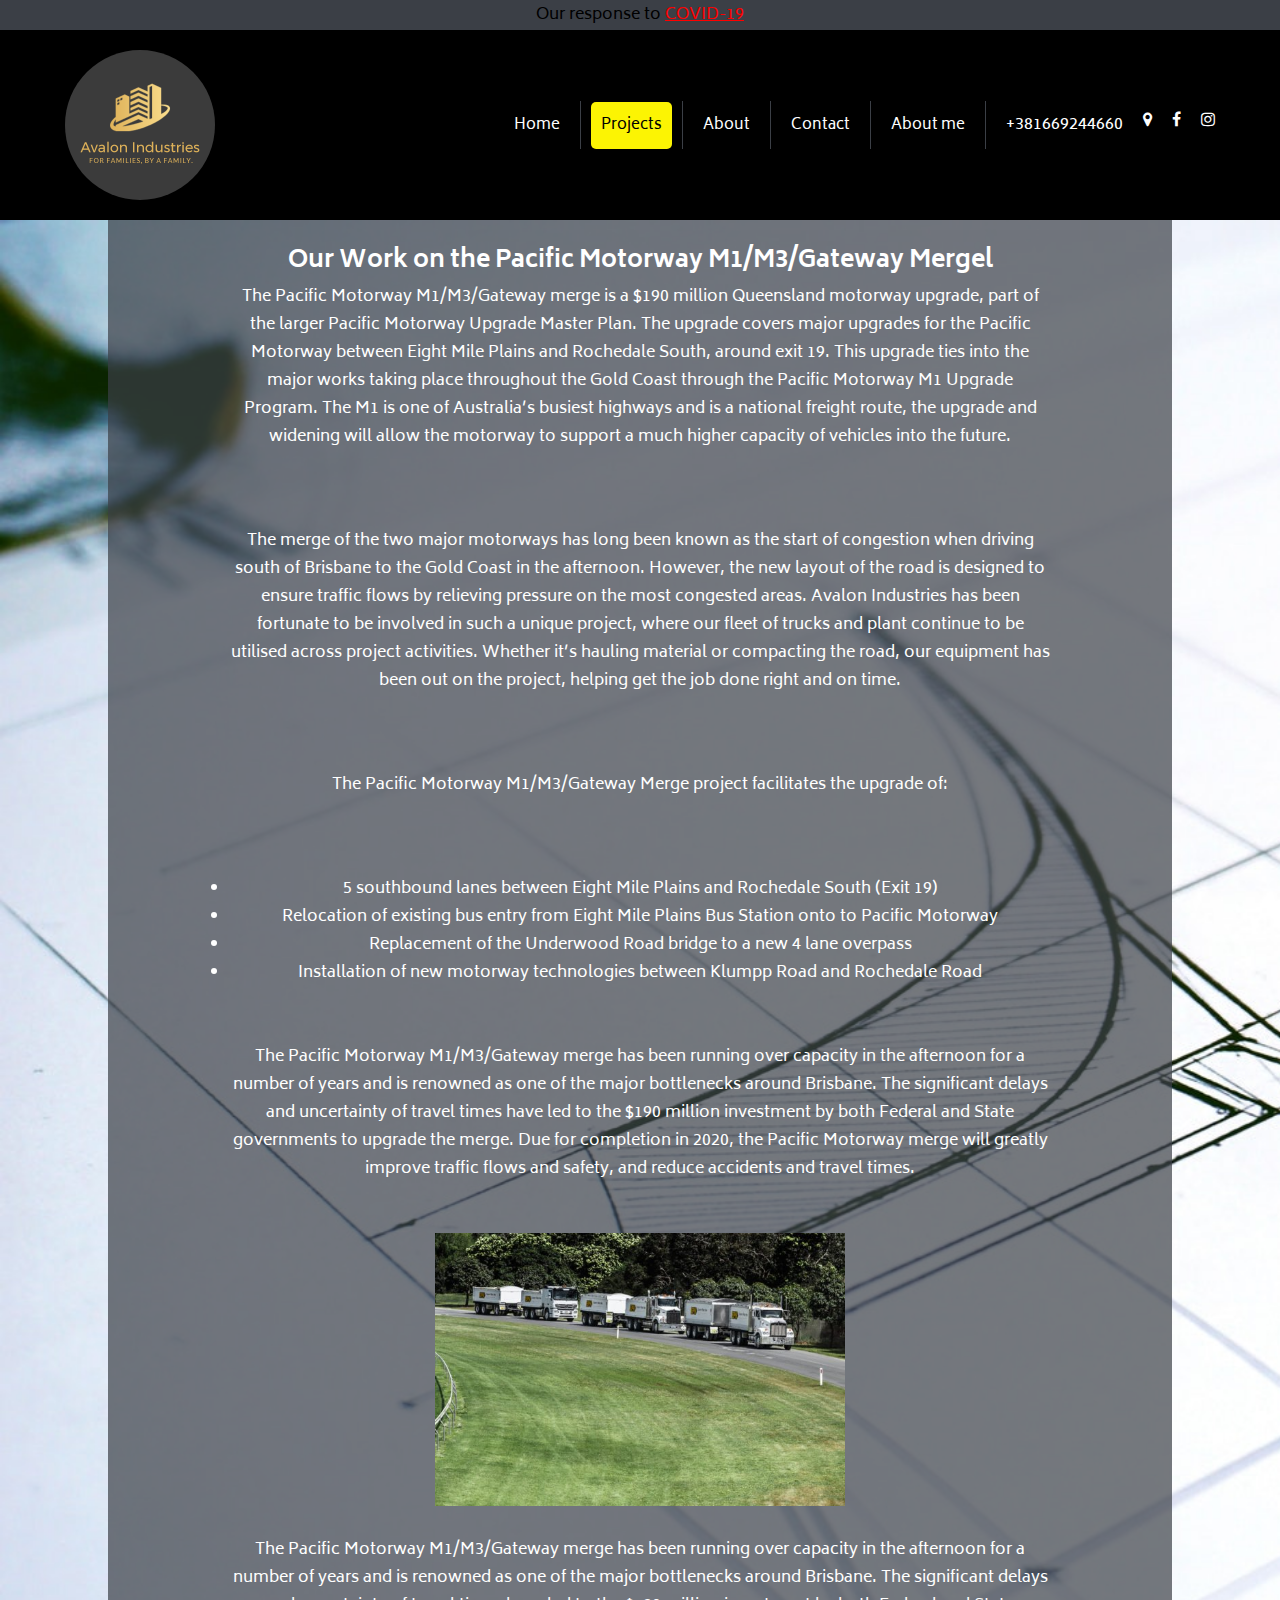
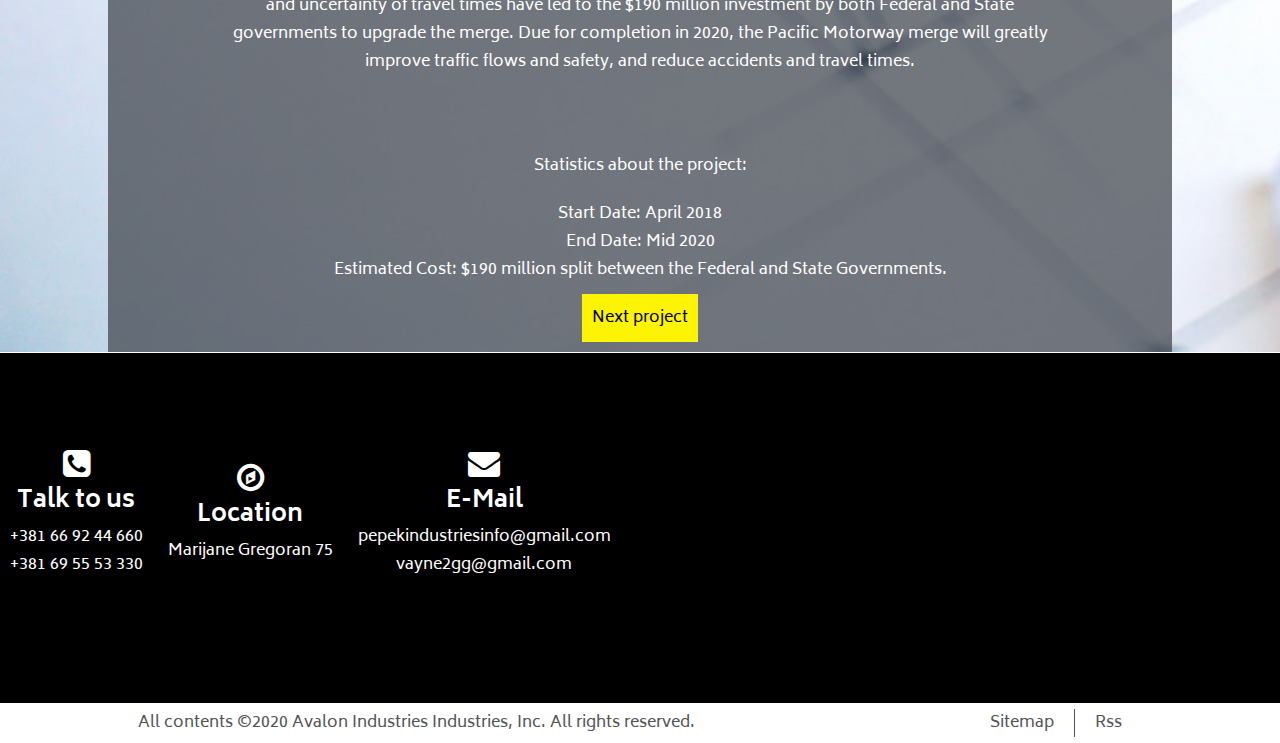
<file: projekti/project1.html>
<html>
    <head>
		<meta charset="utf-8"/>
		<meta name="keywords" content="construction, company, building, Avalon, worldwide">
		<meta name="description" content="Avalon Industries, a worldwide construction company working for you">
		<link rel="shortcut icon" href="../img/thumbnail.ico"/>
		<title>Avalon Industries | Worldwide Construction Company</title>
		<link href="../css/style1.css" type="text/css"  rel="stylesheet"/>
		<link href="https://fonts.googleapis.com/css2?family=Biryani:wght@700&display=swap" rel="stylesheet"> 
		<link rel="stylesheet" href="https://cdnjs.cloudflare.com/ajax/libs/font-awesome/4.7.0/css/font-awesome.min.css">
    </head>
    <body>
        <header>
			<div id="belaTraka">
				<p>Our response to <a href="../covid19.html">COVID-19</a></p>
			</div>
			<div id="crnaTraka">
				<nav>
					<div id="logo">
						<a class="element-animation"href="../index.html"><img src="../img/logo.png" alt="logo"/></a>
					</div>
					<div id="ulinav">
						<ul class="element-animation">
							<li><a href="../index.html">Home</a></li>
							<li><a href="../projects.html"class="active">Projects</a></li>
							<li><a href="../about.html">About</a></li>
							<li><a href="../contact.html">Contact</a></li>
							<li><a href="../aboutme.html">About me</a></li>
						</ul>
						<div id="navInfo"class="element-animation">
							<p>+381669244660</p>
							<a href="#gmaps"><i class="fa fa-map-marker" aria-hidden="true"></i></a>
							<a href="https://www.facebook.com/ICT.MTE" target="_blank"><i class="fa fa-facebook" aria-hidden="true"></i></a>
							<a href="https://www.instagram.com/visokaict/" target="_blank"><i class="fa fa-instagram" aria-hidden="true"></i></a>
						</div>
					</div>	
				</nav>		
			</div>
        </header>
        <section id="projectwrapper">
            <article>
                <div class="pprojects">
                    <div class="okvir2">
                    <h1>Our Work on the Pacific Motorway M1/M3/Gateway Mergel</h1>
                    <p>The Pacific Motorway M1/M3/Gateway merge is a $190 million Queensland motorway upgrade, part of the larger Pacific Motorway Upgrade Master Plan. The upgrade covers major upgrades for the Pacific Motorway between Eight Mile Plains and Rochedale South, around exit 19. This upgrade ties into the major works taking place throughout the Gold Coast through the Pacific Motorway M1 Upgrade Program. The M1 is one of Australia’s busiest highways and is a national freight route, the upgrade and widening will allow the motorway to support a much higher capacity of vehicles into the future.</p></br></br>
                    <p>The merge of the two major motorways has long been known as the start of congestion when driving south of Brisbane to the Gold Coast in the afternoon. However, the new layout of the road is designed to ensure traffic flows by relieving pressure on the most congested areas. Avalon Industries has been fortunate to be involved in such a unique project, where our fleet of trucks and plant continue to be utilised across project activities. Whether it’s hauling material or compacting the road, our equipment has been out on the project, helping get the job done right and on time.</p></br></br>
                    <p>The Pacific Motorway M1/M3/Gateway Merge project facilitates the upgrade of:</p></br></br>
                    <ul>
                        <li>5 southbound lanes between Eight Mile Plains and Rochedale South (Exit 19)</li>
                        <li>Relocation of existing bus entry from Eight Mile Plains Bus Station onto to Pacific Motorway</li>
                        <li>Replacement of the Underwood Road bridge to a new 4 lane overpass</li>
                        <li>Installation of new motorway technologies between Klumpp Road and Rochedale Road</li>
                    </ul></br></br>
                    <p>The Pacific Motorway M1/M3/Gateway merge has been running over capacity in the afternoon for a number of years and is renowned as one of the major bottlenecks around Brisbane. The significant delays and uncertainty of travel times have led to the $190 million investment by both Federal and State governments to upgrade the merge. Due for completion in 2020, the Pacific Motorway merge will greatly improve traffic flows and safety, and reduce accidents and travel times.</p>
                    <img src="../img/project1.jpg" alt="project image">
                    <p>The Pacific Motorway M1/M3/Gateway merge has been running over capacity in the afternoon for a number of years and is renowned as one of the major bottlenecks around Brisbane. The significant delays and uncertainty of travel times have led to the $190 million investment by both Federal and State governments to upgrade the merge. Due for completion in 2020, the Pacific Motorway merge will greatly improve traffic flows and safety, and reduce accidents and travel times.</p></br></br>
                    <p class="bold">Statistics about the project:</p>
                    <p>Start Date: April 2018</br>
                        End Date: Mid 2020</br>
                        Estimated Cost: $190 million split between the Federal and State Governments.</p>
                    <a href="project2.html" class="nextproject">Next project</a>
                </div>
                </div>
            </article>
        </section>
        <footer>
			<div id="fInfo">
				<div id="fklase">
					<div class="fklasa">
							<i class="fa fa-phone-square"></i>
						<h2>Talk to us</h2>
						<p>+381 66 92 44 660</p>
						<p>+381 69 55 53 330 </p>
					</div>
					<div class="fklasa">
								<i class="fa fa-compass"></i>
						<h2>Location</h2>
						<p>Marijane Gregoran 75</p>
					</div>
					<div class="fklasa">
							<i class="fa fa-envelope"></i>
						<h2>E-Mail</h2>
						<p>pepekindustriesinfo@gmail.com</p>
						<p>vayne2gg@gmail.com</p>
					</div>
				</div>
				<div class="fklasa">
					<iframe id="gmaps" src="https://www.google.com/maps/embed?pb=!1m18!1m12!1m3!1d2830.3588584875924!2d20.482226115914166!3d44.814253379098645!2m3!1f0!2f0!3f0!3m2!1i1024!2i768!4f13.1!3m3!1m2!1s0x475a7a9609031735%3A0xc17ed71f59ac4725!2z0JLQuNGB0L7QutCwINCY0KbQoiDRiNC60L7Qu9Cw!5e0!3m2!1ssr!2srs!4v1607831680315!5m2!1ssr!2srs" width="600" height="300" frameborder="0" style="border:0;" allowfullscreen="" aria-hidden="false" tabindex="0"></iframe>
				</div>
			</div>
			<div id="footerLinija">
					<p>All contents ©2020 Avalon Industries Industries, Inc. All rights reserved.</p>
					<div id="privacy">
						<p class="crta"><a href="../sitemap.xml">Sitemap</a></p>
						<p class="crta"><a href="../rss.xml">Rss</a></p>
					</div>
				</div>
		</footer>
    </body>
</html>
</file>
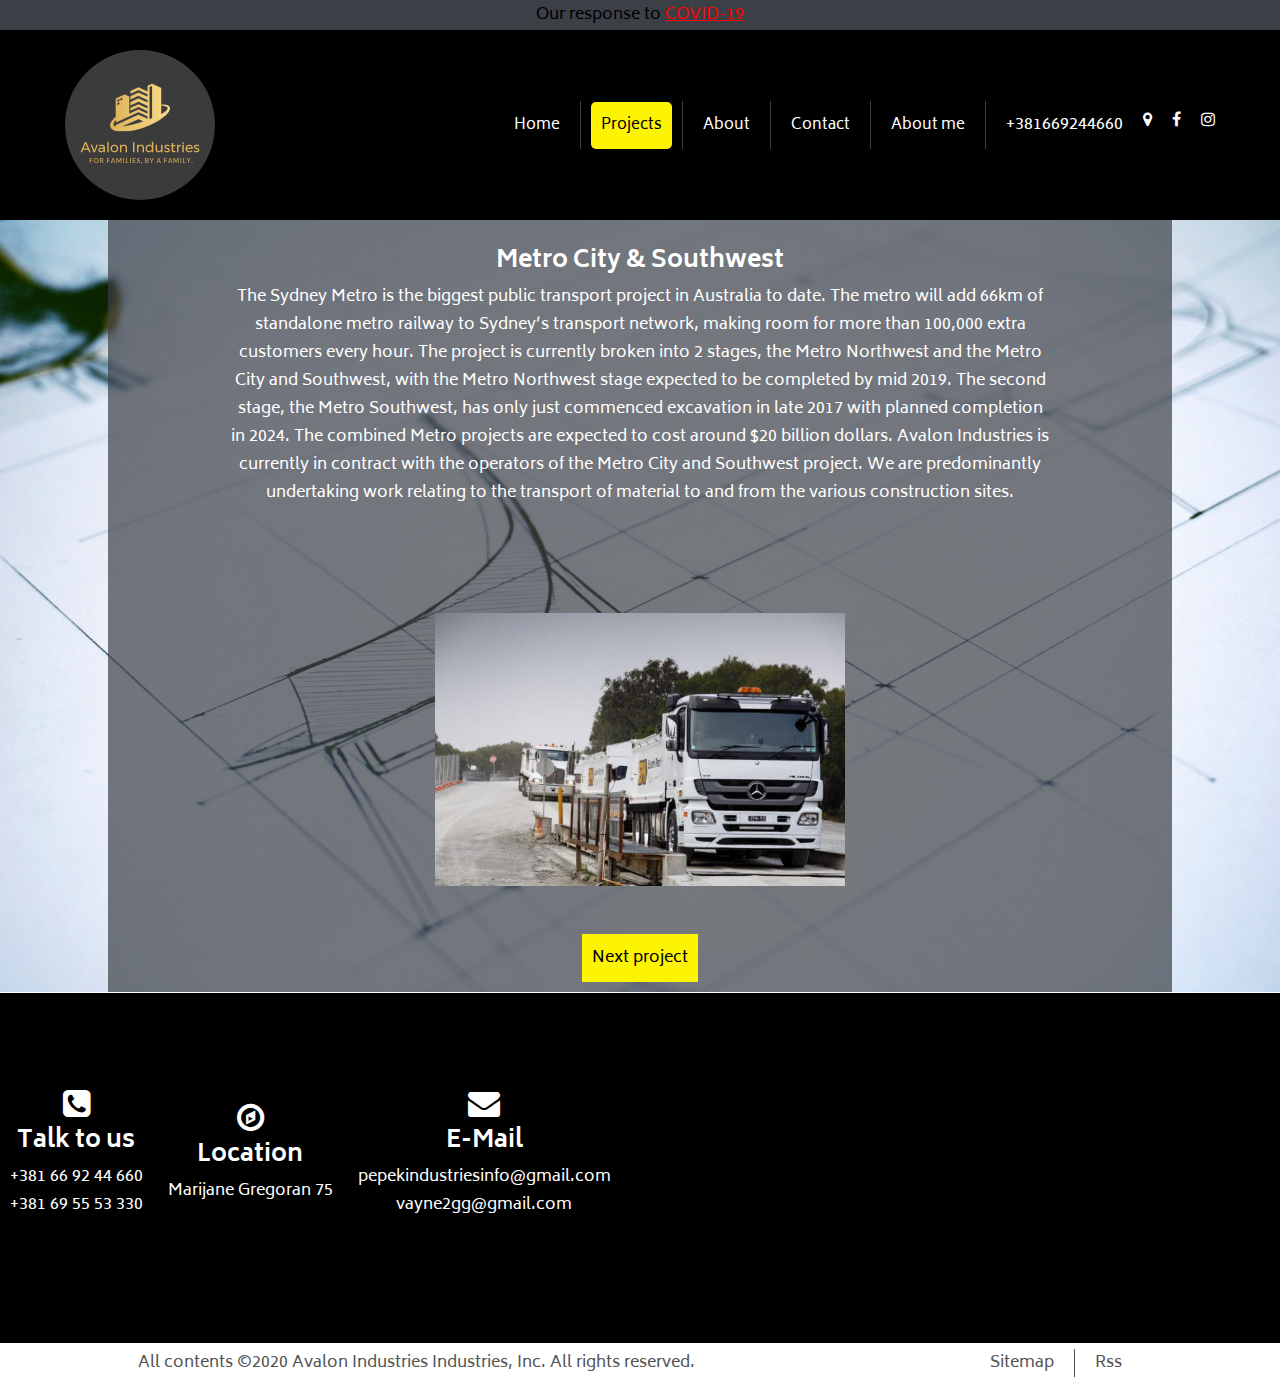
<file: projekti/project2.html>
<html>
    <head>
		<meta charset="utf-8"/>
		<meta name="keywords" content="construction, company, building, Avalon, worldwide">
		<meta name="description" content="Avalon Industries, a worldwide construction company working for you">
		<link rel="shortcut icon" href="../img/thumbnail.ico"/>
		<title>Avalon Industries | Worldwide Construction Company</title>
		<link href="../css/style1.css" type="text/css"  rel="stylesheet"/>
		<link href="https://fonts.googleapis.com/css2?family=Biryani:wght@700&display=swap" rel="stylesheet"> 
		<link rel="stylesheet" href="https://cdnjs.cloudflare.com/ajax/libs/font-awesome/4.7.0/css/font-awesome.min.css">
    </head>
    <body>
        <header>
			<div id="belaTraka">
				<p>Our response to <a href="../covid19.html">COVID-19</a></p>
			</div>
			<div id="crnaTraka">
				<nav>
					<div id="logo">
						<a class="element-animation"href="../index.html"><img src="../img/logo.png" alt="logo"/></a>
					</div>
					<div id="ulinav">
						<ul class="element-animation">
							<li><a href="../index.html">Home</a></li>
							<li><a href="../projects.html"class="active">Projects</a></li>
							<li><a href="../about.html">About</a></li>
							<li><a href="../contact.html">Contact</a></li>
							<li><a href="../aboutme.html">About me</a></li>
						</ul>
						<div id="navInfo"class="element-animation">
							<p>+381669244660</p>
							<a href="#gmaps"><i class="fa fa-map-marker" aria-hidden="true"></i></a>
							<a href="https://www.facebook.com/ICT.MTE" target="_blank"><i class="fa fa-facebook" aria-hidden="true"></i></a>
							<a href="https://www.instagram.com/visokaict/" target="_blank"><i class="fa fa-instagram" aria-hidden="true"></i></a>
						</div>
					</div>	
				</nav>		
			</div>
        </header>
        <section id="projectwrapper">
            <article>
                <div class="pprojects">
                    <div class="okvir2">
                    <h1>Metro City & Southwest</h1>
                    <p>The Sydney Metro is the biggest public transport project in Australia to date. The metro will add 66km of standalone metro railway to Sydney’s transport network, making room for more than 100,000 extra customers every hour. The project is currently broken into 2 stages, the Metro Northwest and the Metro City and Southwest, with the Metro Northwest stage expected to be completed by mid 2019. The second stage, the Metro Southwest, has only just commenced excavation in late 2017 with planned completion in 2024. The combined Metro projects are expected to cost around $20 billion dollars. Avalon Industries is currently in contract with the operators of the Metro City and Southwest project. We are predominantly undertaking work relating to the transport of material to and from the various construction sites.</p></br></br>
                    <img src="../img/project2.jpg" alt="project"></br></br>
                    <a href="project3.html" class="nextproject">Next project</a>
                </div>
                </div>
            </article>
        </section>
        <footer>
			<div id="fInfo">
				<div id="fklase">
					<div class="fklasa">
							<i class="fa fa-phone-square"></i>
						<h2>Talk to us</h2>
						<p>+381 66 92 44 660</p>
						<p>+381 69 55 53 330 </p>
					</div>
					<div class="fklasa">
								<i class="fa fa-compass"></i>
						<h2>Location</h2>
						<p>Marijane Gregoran 75</p>
					</div>
					<div class="fklasa">
							<i class="fa fa-envelope"></i>
						<h2>E-Mail</h2>
						<p>pepekindustriesinfo@gmail.com</p>
						<p>vayne2gg@gmail.com</p>
					</div>
				</div>
				<div class="fklasa">
					<iframe id="gmaps" src="https://www.google.com/maps/embed?pb=!1m18!1m12!1m3!1d2830.3588584875924!2d20.482226115914166!3d44.814253379098645!2m3!1f0!2f0!3f0!3m2!1i1024!2i768!4f13.1!3m3!1m2!1s0x475a7a9609031735%3A0xc17ed71f59ac4725!2z0JLQuNGB0L7QutCwINCY0KbQoiDRiNC60L7Qu9Cw!5e0!3m2!1ssr!2srs!4v1607831680315!5m2!1ssr!2srs" width="600" height="300" frameborder="0" style="border:0;" allowfullscreen="" aria-hidden="false" tabindex="0"></iframe>
				</div>
			</div>
			<div id="footerLinija">
					<p>All contents ©2020 Avalon Industries Industries, Inc. All rights reserved.</p>
					<div id="privacy">
						<p class="crta"><a href="../sitemap.xml">Sitemap</a></p>
						<p class="crta"><a href="../rss.xml">Rss</a></p>
					</div>
				</div>
		</footer>
    </body>
</html>
</file>
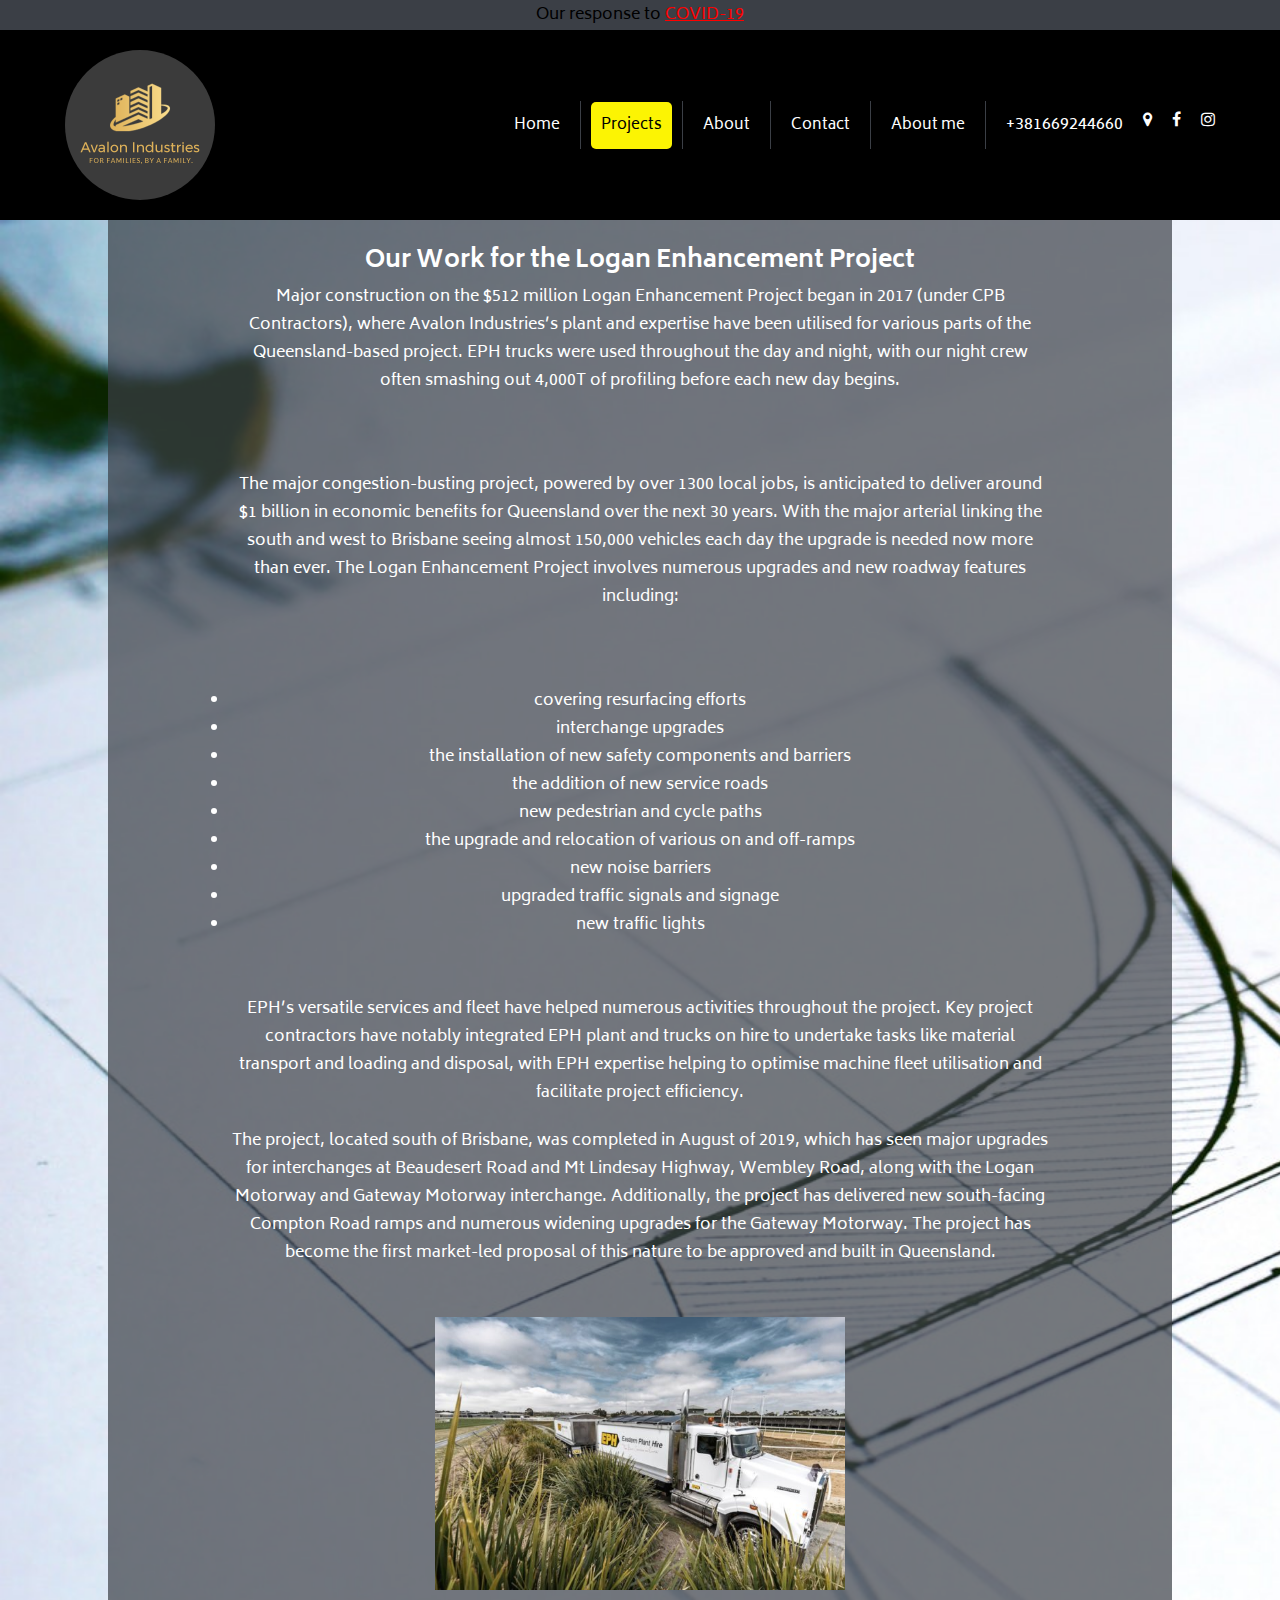
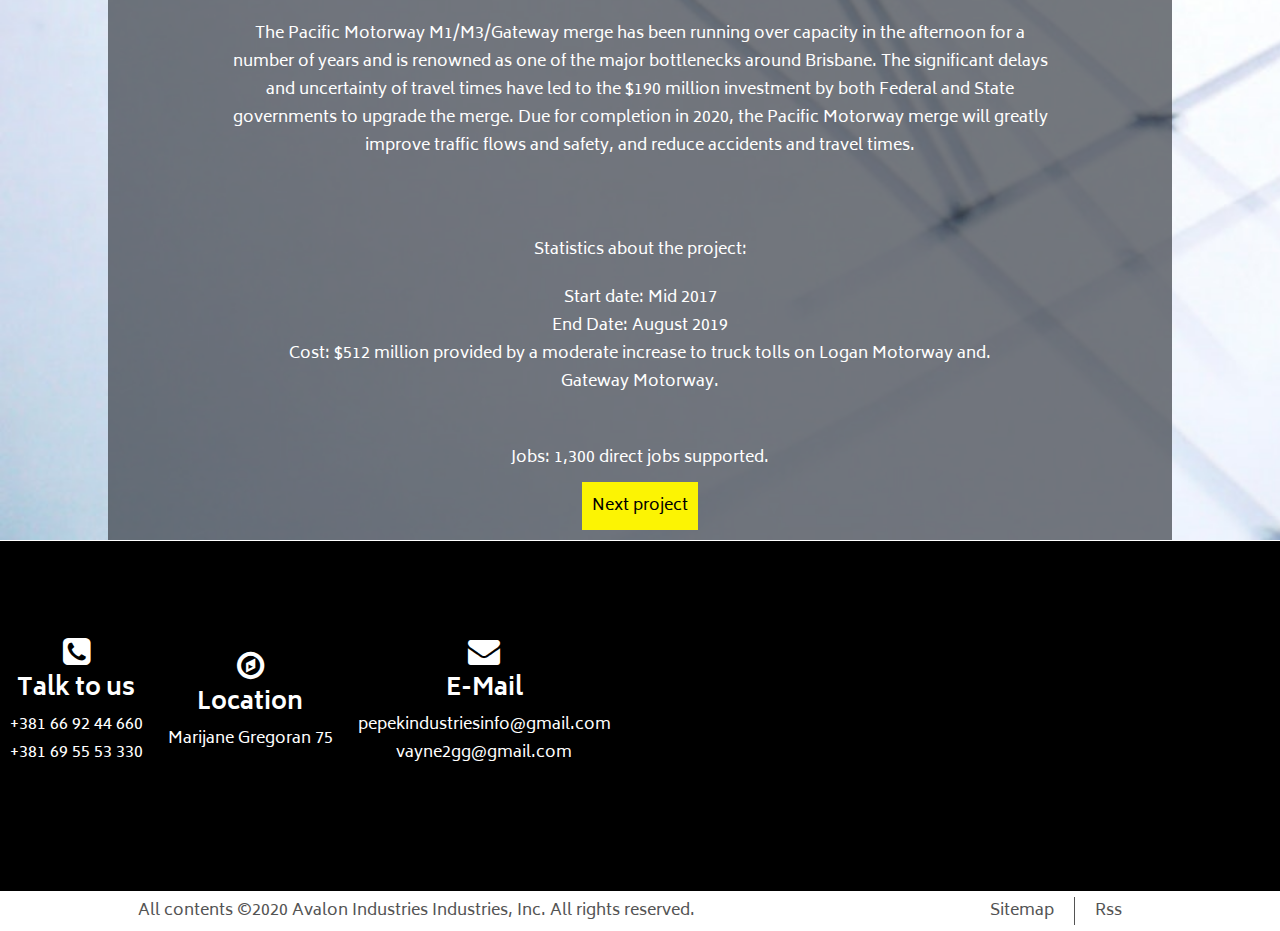
<file: projekti/project3.html>
<html>
    <head>
		<meta charset="utf-8"/>
		<meta name="keywords" content="construction, company, building, Avalon, worldwide">
		<meta name="description" content="Avalon Industries, a worldwide construction company working for you">
		<link rel="shortcut icon" href="../img/thumbnail.ico"/>
		<title>Avalon Industries | Worldwide Construction Company</title>
		<link href="../css/style1.css" type="text/css"  rel="stylesheet"/>
		<link href="https://fonts.googleapis.com/css2?family=Biryani:wght@700&display=swap" rel="stylesheet"> 
		<link rel="stylesheet" href="https://cdnjs.cloudflare.com/ajax/libs/font-awesome/4.7.0/css/font-awesome.min.css">
    </head>
    <body>
        <header>
			<div id="belaTraka">
				<p>Our response to <a href="../covid19.html">COVID-19</a></p>
			</div>
			<div id="crnaTraka">
				<nav>
					<div id="logo">
						<a class="element-animation"href="../index.html"><img src="../img/logo.png" alt="logo"/></a>
					</div>
					<div id="ulinav">
						<ul class="element-animation">
							<li><a href="../index.html">Home</a></li>
							<li><a href="../projects.html"class="active">Projects</a></li>
							<li><a href="../about.html">About</a></li>
							<li><a href="../contact.html">Contact</a></li>
							<li><a href="../aboutme.html">About me</a></li>
						</ul>
						<div id="navInfo"class="element-animation">
							<p>+381669244660</p>
							<a href="#gmaps"><i class="fa fa-map-marker" aria-hidden="true"></i></a>
							<a href="https://www.facebook.com/ICT.MTE" target="_blank"><i class="fa fa-facebook" aria-hidden="true"></i></a>
							<a href="https://www.instagram.com/visokaict/" target="_blank"><i class="fa fa-instagram" aria-hidden="true"></i></a>
						</div>
					</div>	
				</nav>		
			</div>
        </header>
        <section id="projectwrapper">
            <article>
                <div class="pprojects">
                    <div class="okvir2">
                    <h1>Our Work for the Logan Enhancement Project</h1>
                    <p>Major construction on the $512 million Logan Enhancement Project began in 2017 (under CPB Contractors), where Avalon Industries’s plant and expertise have been utilised for various parts of the Queensland-based project. EPH trucks were used throughout the day and night, with our night crew often smashing out 4,000T of profiling before each new day begins.</p></br></br>
                    <p>The major congestion-busting project, powered by over 1300 local jobs, is anticipated to deliver around $1 billion in economic benefits for Queensland over the next 30 years. With the major arterial linking the south and west to Brisbane seeing almost 150,000 vehicles each day the upgrade is needed now more than ever. The Logan Enhancement Project involves numerous upgrades and new roadway features including:</p></br></br>
                    <ul>
                        <li>covering resurfacing efforts</li>
                        <li>interchange upgrades</li>
                        <li>the installation of new safety components and barriers</li>
                        <li>the addition of new service roads</li>
                        <li>new pedestrian and cycle paths</li>
                        <li>the upgrade and relocation of various on and off-ramps</li>
                        <li>new noise barriers</li>
                        <li>upgraded traffic signals and signage</li>
                        <li>new traffic lights</li>
                    </ul></br></br>
                    <p>EPH’s versatile services and fleet have helped numerous activities throughout the project. Key project contractors have notably integrated EPH plant and trucks on hire to undertake tasks like material transport and loading and disposal, with EPH expertise helping to optimise machine fleet utilisation and facilitate project efficiency.</p>
                    <p>The project, located south of Brisbane, was completed in August of 2019, which has seen major upgrades for interchanges at Beaudesert Road and Mt Lindesay Highway, Wembley Road, along with the Logan Motorway and Gateway Motorway interchange. Additionally, the project has delivered new south-facing Compton Road ramps and numerous widening upgrades for the Gateway Motorway. The project has become the first market-led proposal of this nature to be approved and built in Queensland.</p>
                    <img src="../img/project3.jpg" alt="project image">
                    <p>The Pacific Motorway M1/M3/Gateway merge has been running over capacity in the afternoon for a number of years and is renowned as one of the major bottlenecks around Brisbane. The significant delays and uncertainty of travel times have led to the $190 million investment by both Federal and State governments to upgrade the merge. Due for completion in 2020, the Pacific Motorway merge will greatly improve traffic flows and safety, and reduce accidents and travel times.</p></br></br>
                    <p class="bold">Statistics about the project:</p>
                    <p>Start date: Mid 2017</br>
                        End Date: August 2019</br>
                        Cost: $512 million provided by a moderate increase to truck tolls on Logan Motorway and.</br>
                        Gateway Motorway.</p></br>
                        Jobs: 1,300 direct jobs supported.</p>
                    <a href="project4.html" class="nextproject">Next project</a>
                </div>
                </div>
            </article>
        </section>
        <footer>
			<div id="fInfo">
				<div id="fklase">
					<div class="fklasa">
							<i class="fa fa-phone-square"></i>
						<h2>Talk to us</h2>
						<p>+381 66 92 44 660</p>
						<p>+381 69 55 53 330 </p>
					</div>
					<div class="fklasa">
								<i class="fa fa-compass"></i>
						<h2>Location</h2>
						<p>Marijane Gregoran 75</p>
					</div>
					<div class="fklasa">
							<i class="fa fa-envelope"></i>
						<h2>E-Mail</h2>
						<p>pepekindustriesinfo@gmail.com</p>
						<p>vayne2gg@gmail.com</p>
					</div>
				</div>
				<div class="fklasa">
					<iframe id="gmaps" src="https://www.google.com/maps/embed?pb=!1m18!1m12!1m3!1d2830.3588584875924!2d20.482226115914166!3d44.814253379098645!2m3!1f0!2f0!3f0!3m2!1i1024!2i768!4f13.1!3m3!1m2!1s0x475a7a9609031735%3A0xc17ed71f59ac4725!2z0JLQuNGB0L7QutCwINCY0KbQoiDRiNC60L7Qu9Cw!5e0!3m2!1ssr!2srs!4v1607831680315!5m2!1ssr!2srs" width="600" height="300" frameborder="0" style="border:0;" allowfullscreen="" aria-hidden="false" tabindex="0"></iframe>
				</div>
			</div>
			<div id="footerLinija">
					<p>All contents ©2020 Avalon Industries Industries, Inc. All rights reserved.</p>
					<div id="privacy">
						<p class="crta"><a href="../sitemap.xml">Sitemap</a></p>
						<p class="crta"><a href="../rss.xml">Rss</a></p>
					</div>
				</div>
		</footer>
    </body>
</html>
</file>
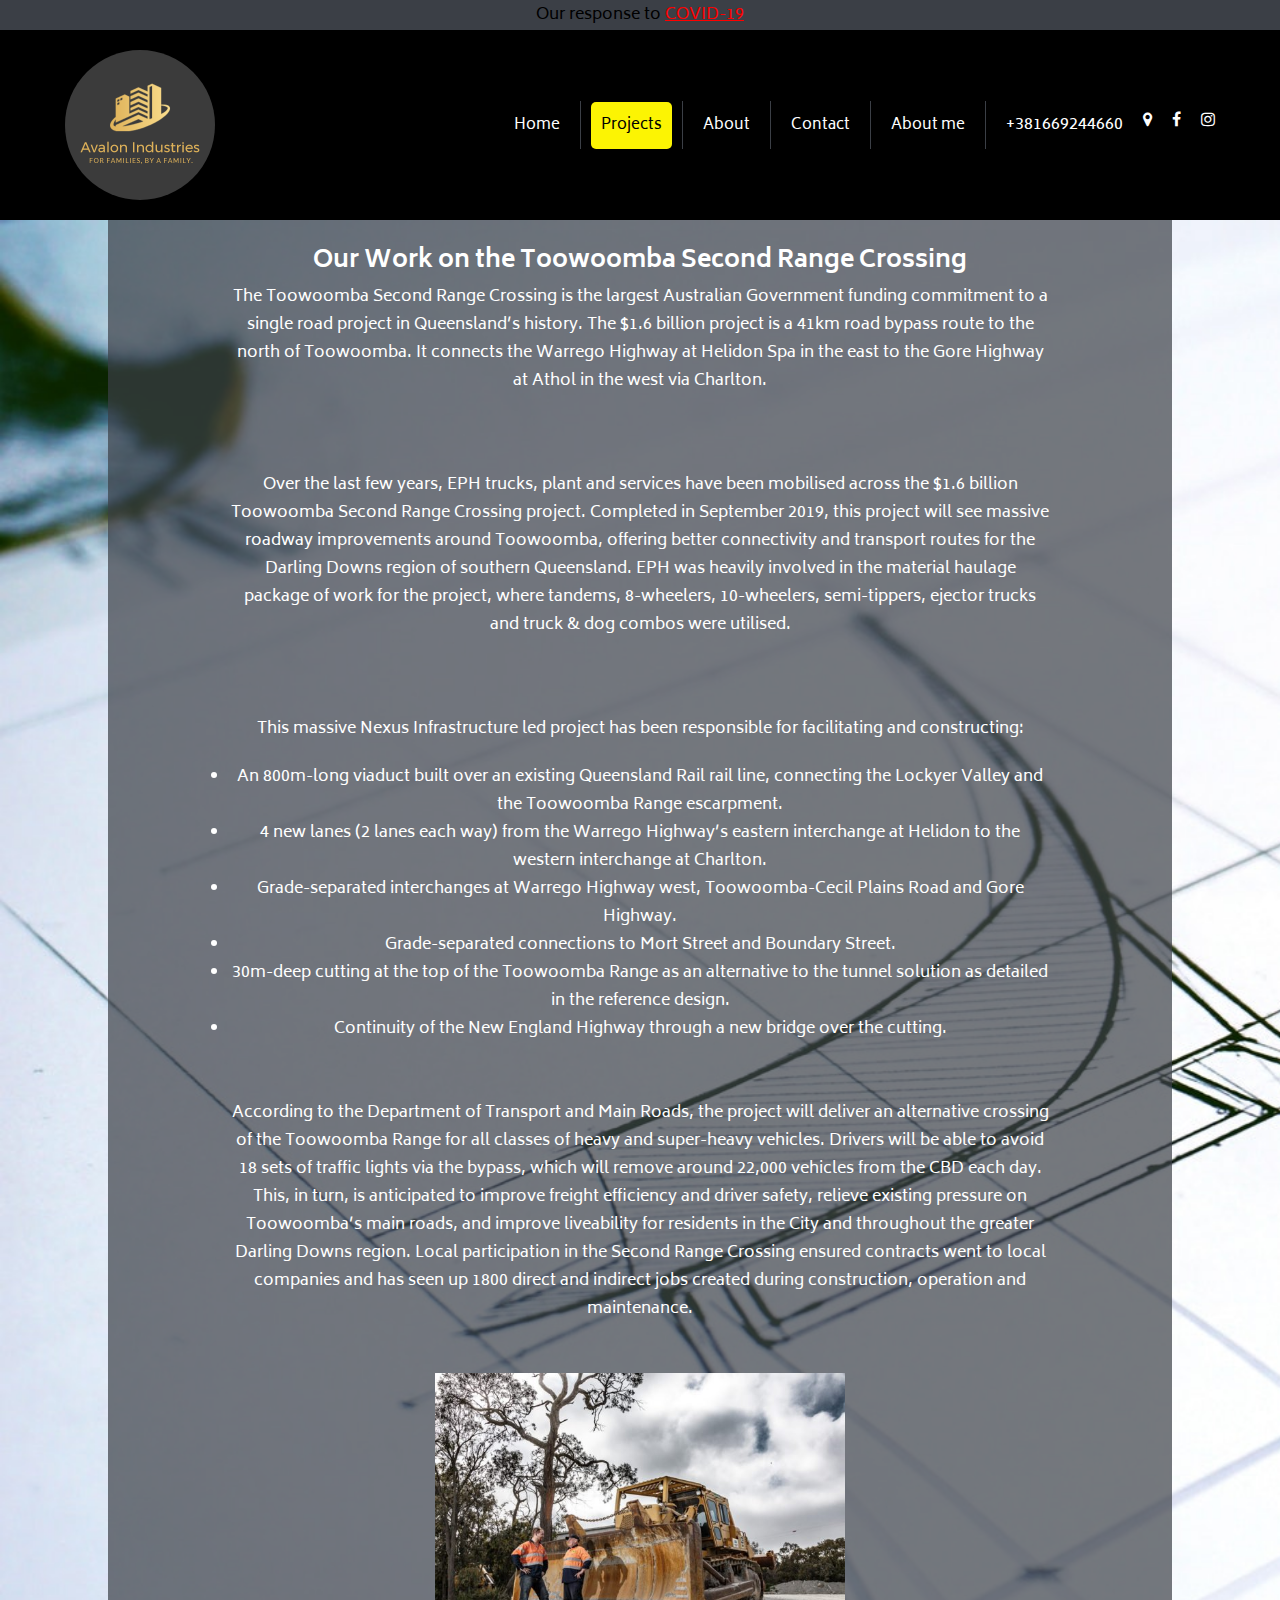
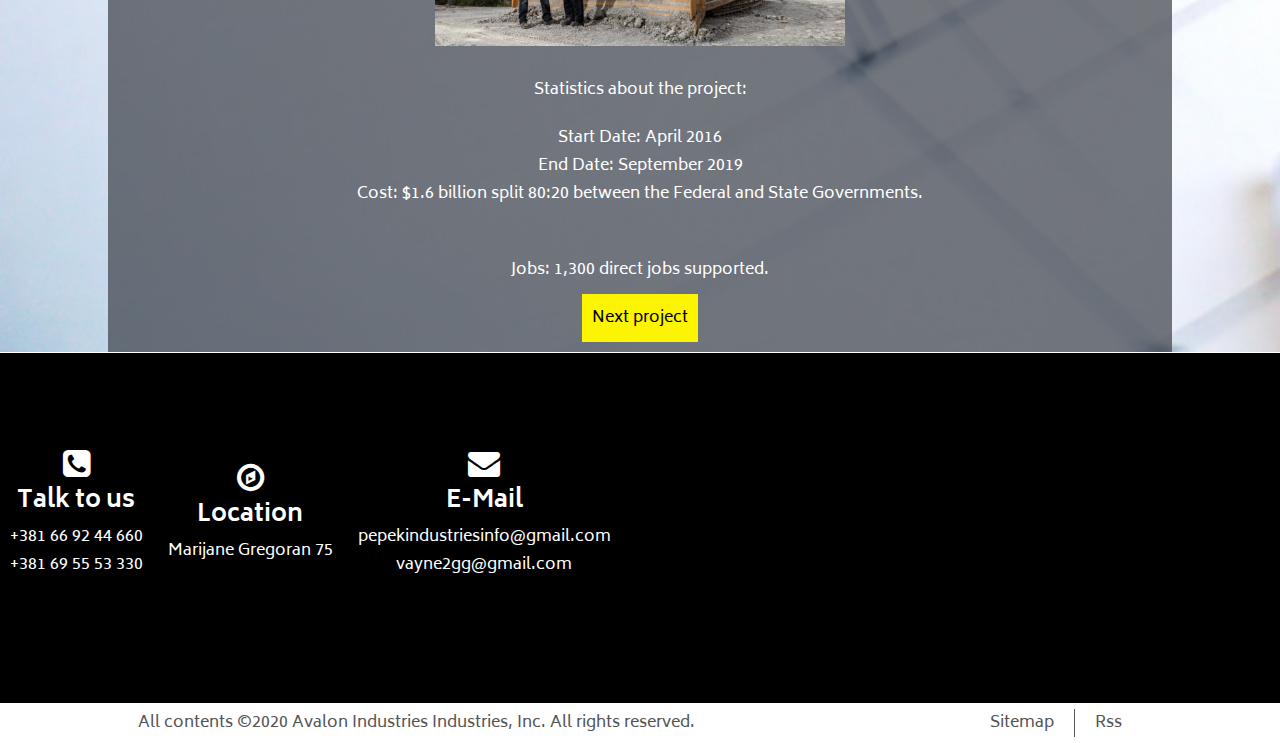
<file: projekti/project4.html>
<html>
    <head>
		<meta charset="utf-8"/>
		<meta name="keywords" content="construction, company, building, Avalon, worldwide">
		<meta name="description" content="Avalon Industries, a worldwide construction company working for you">
		<link rel="shortcut icon" href="../img/thumbnail.ico"/>
		<title>Avalon Industries | Worldwide Construction Company</title>
		<link href="../css/style1.css" type="text/css"  rel="stylesheet"/>
		<link href="https://fonts.googleapis.com/css2?family=Biryani:wght@700&display=swap" rel="stylesheet"> 
		<link rel="stylesheet" href="https://cdnjs.cloudflare.com/ajax/libs/font-awesome/4.7.0/css/font-awesome.min.css">
    </head>
    <body>
        <header>
			<div id="belaTraka">
				<p>Our response to <a href="../covid19.html">COVID-19</a></p>
			</div>
			<div id="crnaTraka">
				<nav>
					<div id="logo">
						<a class="element-animation"href="../index.html"><img src="../img/logo.png" alt="logo"/></a>
					</div>
					<div id="ulinav">
						<ul class="element-animation">
							<li><a href="../index.html">Home</a></li>
							<li><a href="../projects.html"class="active">Projects</a></li>
							<li><a href="../about.html">About</a></li>
							<li><a href="../contact.html">Contact</a></li>
							<li><a href="../aboutme.html">About me</a></li>
						</ul>
						<div id="navInfo"class="element-animation">
							<p>+381669244660</p>
							<a href="#gmaps"><i class="fa fa-map-marker" aria-hidden="true"></i></a>
							<a href="https://www.facebook.com/ICT.MTE" target="_blank"><i class="fa fa-facebook" aria-hidden="true"></i></a>
							<a href="https://www.instagram.com/visokaict/" target="_blank"><i class="fa fa-instagram" aria-hidden="true"></i></a>
						</div>
					</div>	
				</nav>		
			</div>
        </header>
        <section id="projectwrapper">
            <article>
                <div class="pprojects">
                    <div class="okvir2">
                    <h1>Our Work on the Toowoomba Second Range Crossing</h1>
                    <p>The Toowoomba Second Range Crossing is the largest Australian Government funding commitment to a single road project in Queensland’s history. The $1.6 billion project is a 41km road bypass route to the north of Toowoomba. It connects the Warrego Highway at Helidon Spa in the east to the Gore Highway at Athol in the west via Charlton.</p></br></br>
                    <p>Over the last few years, EPH trucks, plant and services have been mobilised across the $1.6 billion Toowoomba Second Range Crossing project. Completed in September 2019, this project will see massive roadway improvements around Toowoomba, offering better connectivity and transport routes for the Darling Downs region of southern Queensland. EPH was heavily involved in the material haulage package of work for the project, where tandems, 8-wheelers, 10-wheelers, semi-tippers, ejector trucks and truck & dog combos were utilised.</p></br></br>
                    <p>This massive Nexus Infrastructure led project has been responsible for facilitating and constructing:</p>
                    <ul>
                        <li>An 800m-long viaduct built over an existing Queensland Rail rail line, connecting the Lockyer Valley and the Toowoomba Range escarpment.</li>
                        <li>4 new lanes (2 lanes each way) from the Warrego Highway’s eastern interchange at Helidon to the western interchange at Charlton.</li>
                        <li>Grade-separated interchanges at Warrego Highway west, Toowoomba-Cecil Plains Road and Gore Highway.</li>
                        <li>Grade-separated connections to Mort Street and Boundary Street.</li>
                        <li>30m-deep cutting at the top of the Toowoomba Range as an alternative to the tunnel solution as detailed in the reference design.</li>
                        <li>Continuity of the New England Highway through a new bridge over the cutting.</li>
                    </ul></br></br>
                    <p>According to the Department of Transport and Main Roads, the project will deliver an alternative crossing of the Toowoomba Range for all classes of heavy and super-heavy vehicles. Drivers will be able to avoid 18 sets of traffic lights via the bypass, which will remove around 22,000 vehicles from the CBD each day. This, in turn, is anticipated to improve freight efficiency and driver safety, relieve existing pressure on Toowoomba’s main roads, and improve liveability for residents in the City and throughout the greater Darling Downs region. Local participation in the Second Range Crossing ensured contracts went to local companies and has seen up 1800 direct and indirect jobs created during construction, operation and maintenance.</p>
                    <img src="../img/project4.jpg" alt="project image">
                    <p class="bold">Statistics about the project:</p>
                    <p>Start Date: April 2016</br>
                        End Date: September 2019</br>
                        Cost: $1.6 billion split 80:20 between the Federal and State Governments.</p></br>
                        Jobs: 1,300 direct jobs supported.</p>
                    <a href="project5.html" class="nextproject">Next project</a>
                </div>
                </div>
            </article>
        </section>
        <footer>
			<div id="fInfo">
				<div id="fklase">
					<div class="fklasa">
							<i class="fa fa-phone-square"></i>
						<h2>Talk to us</h2>
						<p>+381 66 92 44 660</p>
						<p>+381 69 55 53 330 </p>
					</div>
					<div class="fklasa">
								<i class="fa fa-compass"></i>
						<h2>Location</h2>
						<p>Marijane Gregoran 75</p>
					</div>
					<div class="fklasa">
							<i class="fa fa-envelope"></i>
						<h2>E-Mail</h2>
						<p>pepekindustriesinfo@gmail.com</p>
						<p>vayne2gg@gmail.com</p>
					</div>
				</div>
				<div class="fklasa">
					<iframe id="gmaps" src="https://www.google.com/maps/embed?pb=!1m18!1m12!1m3!1d2830.3588584875924!2d20.482226115914166!3d44.814253379098645!2m3!1f0!2f0!3f0!3m2!1i1024!2i768!4f13.1!3m3!1m2!1s0x475a7a9609031735%3A0xc17ed71f59ac4725!2z0JLQuNGB0L7QutCwINCY0KbQoiDRiNC60L7Qu9Cw!5e0!3m2!1ssr!2srs!4v1607831680315!5m2!1ssr!2srs" width="600" height="300" frameborder="0" style="border:0;" allowfullscreen="" aria-hidden="false" tabindex="0"></iframe>
				</div>
			</div>
			<div id="footerLinija">
					<p>All contents ©2020 Avalon Industries Industries, Inc. All rights reserved.</p>
					<div id="privacy">
						<p class="crta"><a href="../sitemap.xml">Sitemap</a></p>
						<p class="crta"><a href="../rss.xml">Rss</a></p>
					</div>
				</div>
		</footer>
    </body>
</html>
</file>
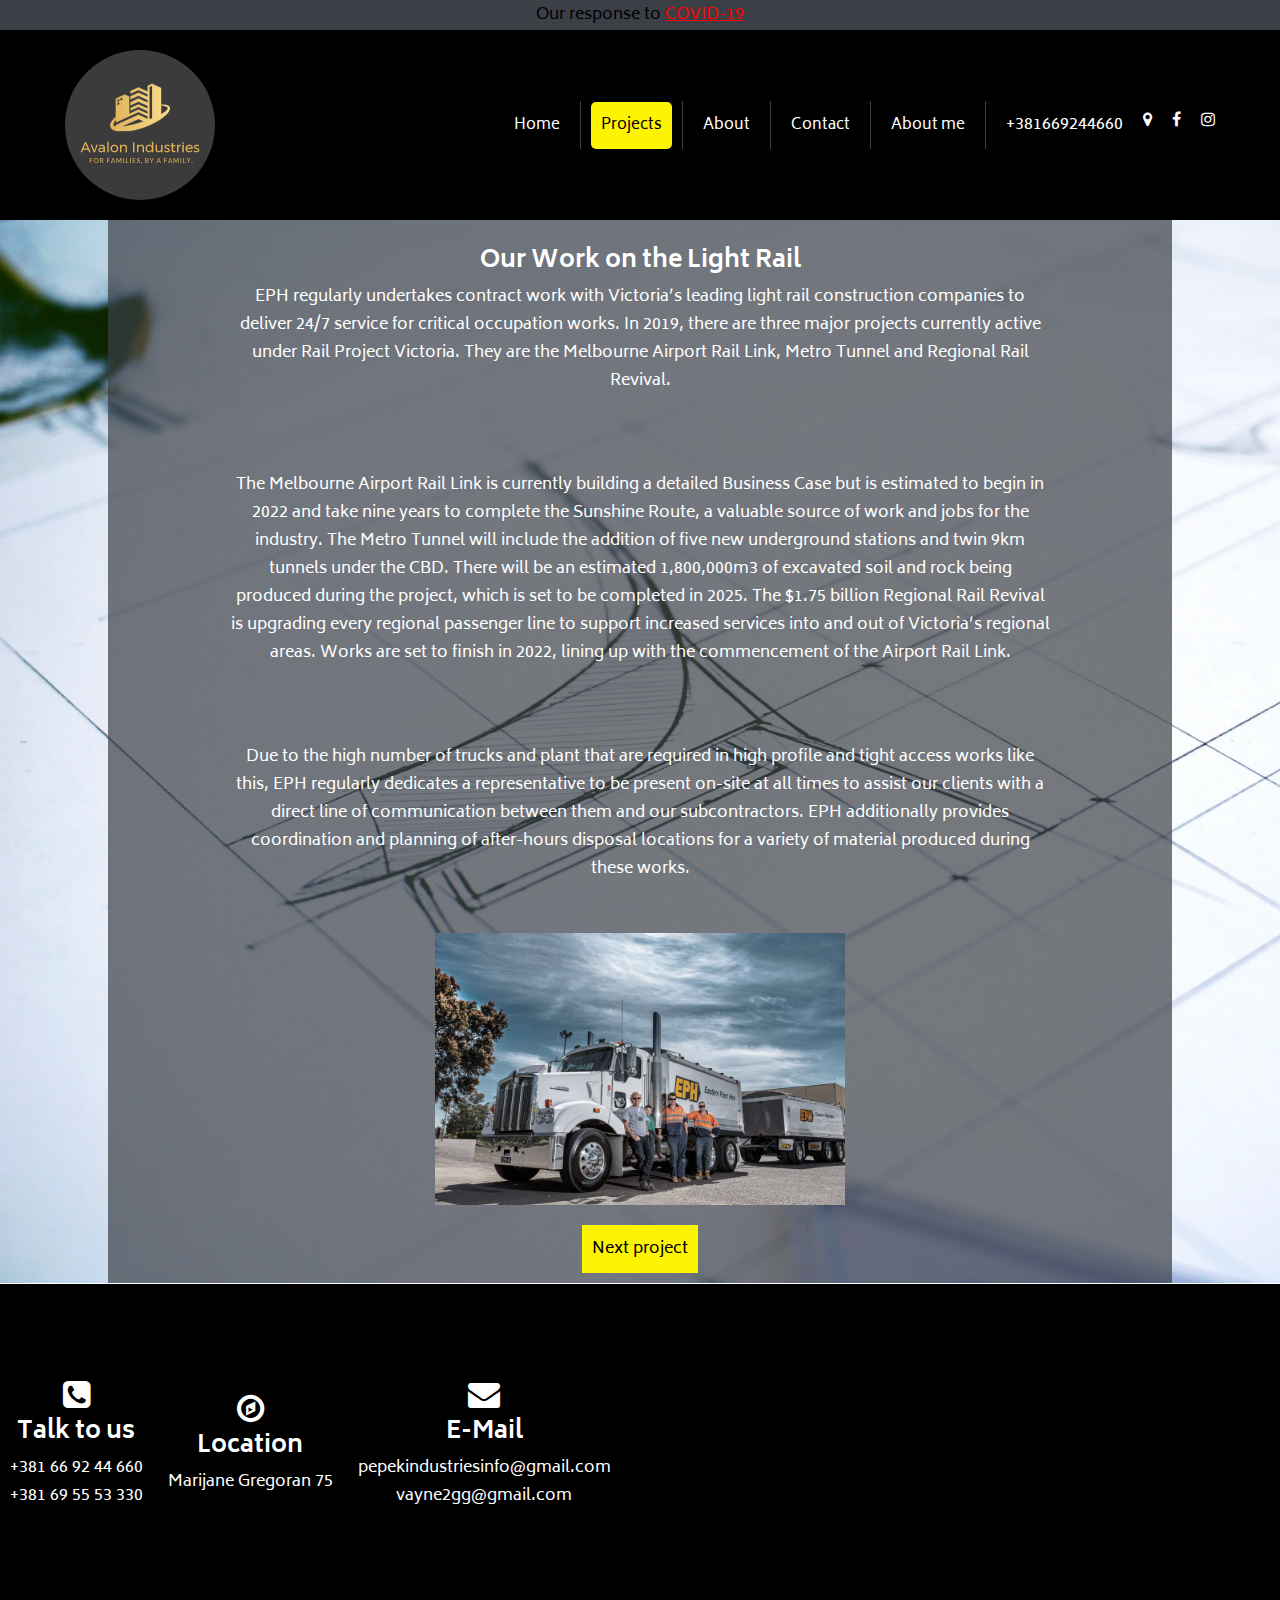
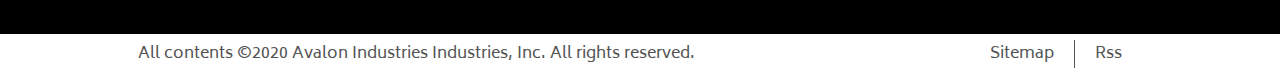
<file: projekti/project5.html>
<html>
    <head>
		<meta charset="utf-8"/>
		<meta name="keywords" content="construction, company, building, Avalon, worldwide">
		<meta name="description" content="Avalon Industries, a worldwide construction company working for you">
		<link rel="shortcut icon" href="../img/thumbnail.ico"/>
		<title>Avalon Industries | Worldwide Construction Company</title>
		<link href="../css/style1.css" type="text/css"  rel="stylesheet"/>
		<link href="https://fonts.googleapis.com/css2?family=Biryani:wght@700&display=swap" rel="stylesheet"> 
		<link rel="stylesheet" href="https://cdnjs.cloudflare.com/ajax/libs/font-awesome/4.7.0/css/font-awesome.min.css">
    </head>
    <body>
        <header>
			<div id="belaTraka">
				<p>Our response to <a href="../covid19.html">COVID-19</a></p>
			</div>
			<div id="crnaTraka">
				<nav>
					<div id="logo">
						<a class="element-animation"href="../index.html"><img src="../img/logo.png" alt="logo"/></a>
					</div>
					<div id="ulinav">
						<ul class="element-animation">
							<li><a href="../index.html">Home</a></li>
							<li><a href="../projects.html"class="active">Projects</a></li>
							<li><a href="../about.html">About</a></li>
							<li><a href="../contact.html">Contact</a></li>
							<li><a href="../aboutme.html">About me</a></li>
						</ul>
						<div id="navInfo"class="element-animation">
							<p>+381669244660</p>
							<a href="#gmaps"><i class="fa fa-map-marker" aria-hidden="true"></i></a>
							<a href="https://www.facebook.com/ICT.MTE" target="_blank"><i class="fa fa-facebook" aria-hidden="true"></i></a>
							<a href="https://www.instagram.com/visokaict/" target="_blank"><i class="fa fa-instagram" aria-hidden="true"></i></a>
						</div>
					</div>	
				</nav>		
			</div>
        </header>
        <section id="projectwrapper">
            <article>
                <div class="pprojects">
                    <div class="okvir2">
                    <h1>Our Work on the Light Rail</h1>
                    <p>EPH regularly undertakes contract work with Victoria’s leading light rail construction companies to deliver 24/7 service for critical occupation works. In 2019, there are three major projects currently active under Rail Project Victoria. They are the Melbourne Airport Rail Link, Metro Tunnel and Regional Rail Revival.</p></br></br>
                    <p>The Melbourne Airport Rail Link is currently building a detailed Business Case but is estimated to begin in 2022 and take nine years to complete the Sunshine Route, a valuable source of work and jobs for the industry. The Metro Tunnel will include the addition of five new underground stations and twin 9km tunnels under the CBD. There will be an estimated 1,800,000m3 of excavated soil and rock being produced during the project, which is set to be completed in 2025. The $1.75 billion Regional Rail Revival is upgrading every regional passenger line to support increased services into and out of Victoria’s regional areas. Works are set to finish in 2022, lining up with the commencement of the Airport Rail Link.</p></br></br>
                    <p>Due to the high number of trucks and plant that are required in high profile and tight access works like this, EPH regularly dedicates a representative to be present on-site at all times to assist our clients with a direct line of communication between them and our subcontractors. EPH additionally provides coordination and planning of after-hours disposal locations for a variety of material produced during these works.</p>
                    <img src="../img/project5.jpg" alt="project image"></br>
                    <a href="project6.html" class="nextproject">Next project</a>
                </div>
                </div>
            </article>
        </section>
        <footer>
			<div id="fInfo">
				<div id="fklase">
					<div class="fklasa">
							<i class="fa fa-phone-square"></i>
						<h2>Talk to us</h2>
						<p>+381 66 92 44 660</p>
						<p>+381 69 55 53 330 </p>
					</div>
					<div class="fklasa">
								<i class="fa fa-compass"></i>
						<h2>Location</h2>
						<p>Marijane Gregoran 75</p>
					</div>
					<div class="fklasa">
							<i class="fa fa-envelope"></i>
						<h2>E-Mail</h2>
						<p>pepekindustriesinfo@gmail.com</p>
						<p>vayne2gg@gmail.com</p>
					</div>
				</div>
				<div class="fklasa">
					<iframe id="gmaps" src="https://www.google.com/maps/embed?pb=!1m18!1m12!1m3!1d2830.3588584875924!2d20.482226115914166!3d44.814253379098645!2m3!1f0!2f0!3f0!3m2!1i1024!2i768!4f13.1!3m3!1m2!1s0x475a7a9609031735%3A0xc17ed71f59ac4725!2z0JLQuNGB0L7QutCwINCY0KbQoiDRiNC60L7Qu9Cw!5e0!3m2!1ssr!2srs!4v1607831680315!5m2!1ssr!2srs" width="600" height="300" frameborder="0" style="border:0;" allowfullscreen="" aria-hidden="false" tabindex="0"></iframe>
				</div>
			</div>
			<div id="footerLinija">
					<p>All contents ©2020 Avalon Industries Industries, Inc. All rights reserved.</p>
					<div id="privacy">
						<p class="crta"><a href="../sitemap.xml">Sitemap</a></p>
						<p class="crta"><a href="../rss.xml">Rss</a></p>
					</div>
				</div>
		</footer>
    </body>
</html>
</file>
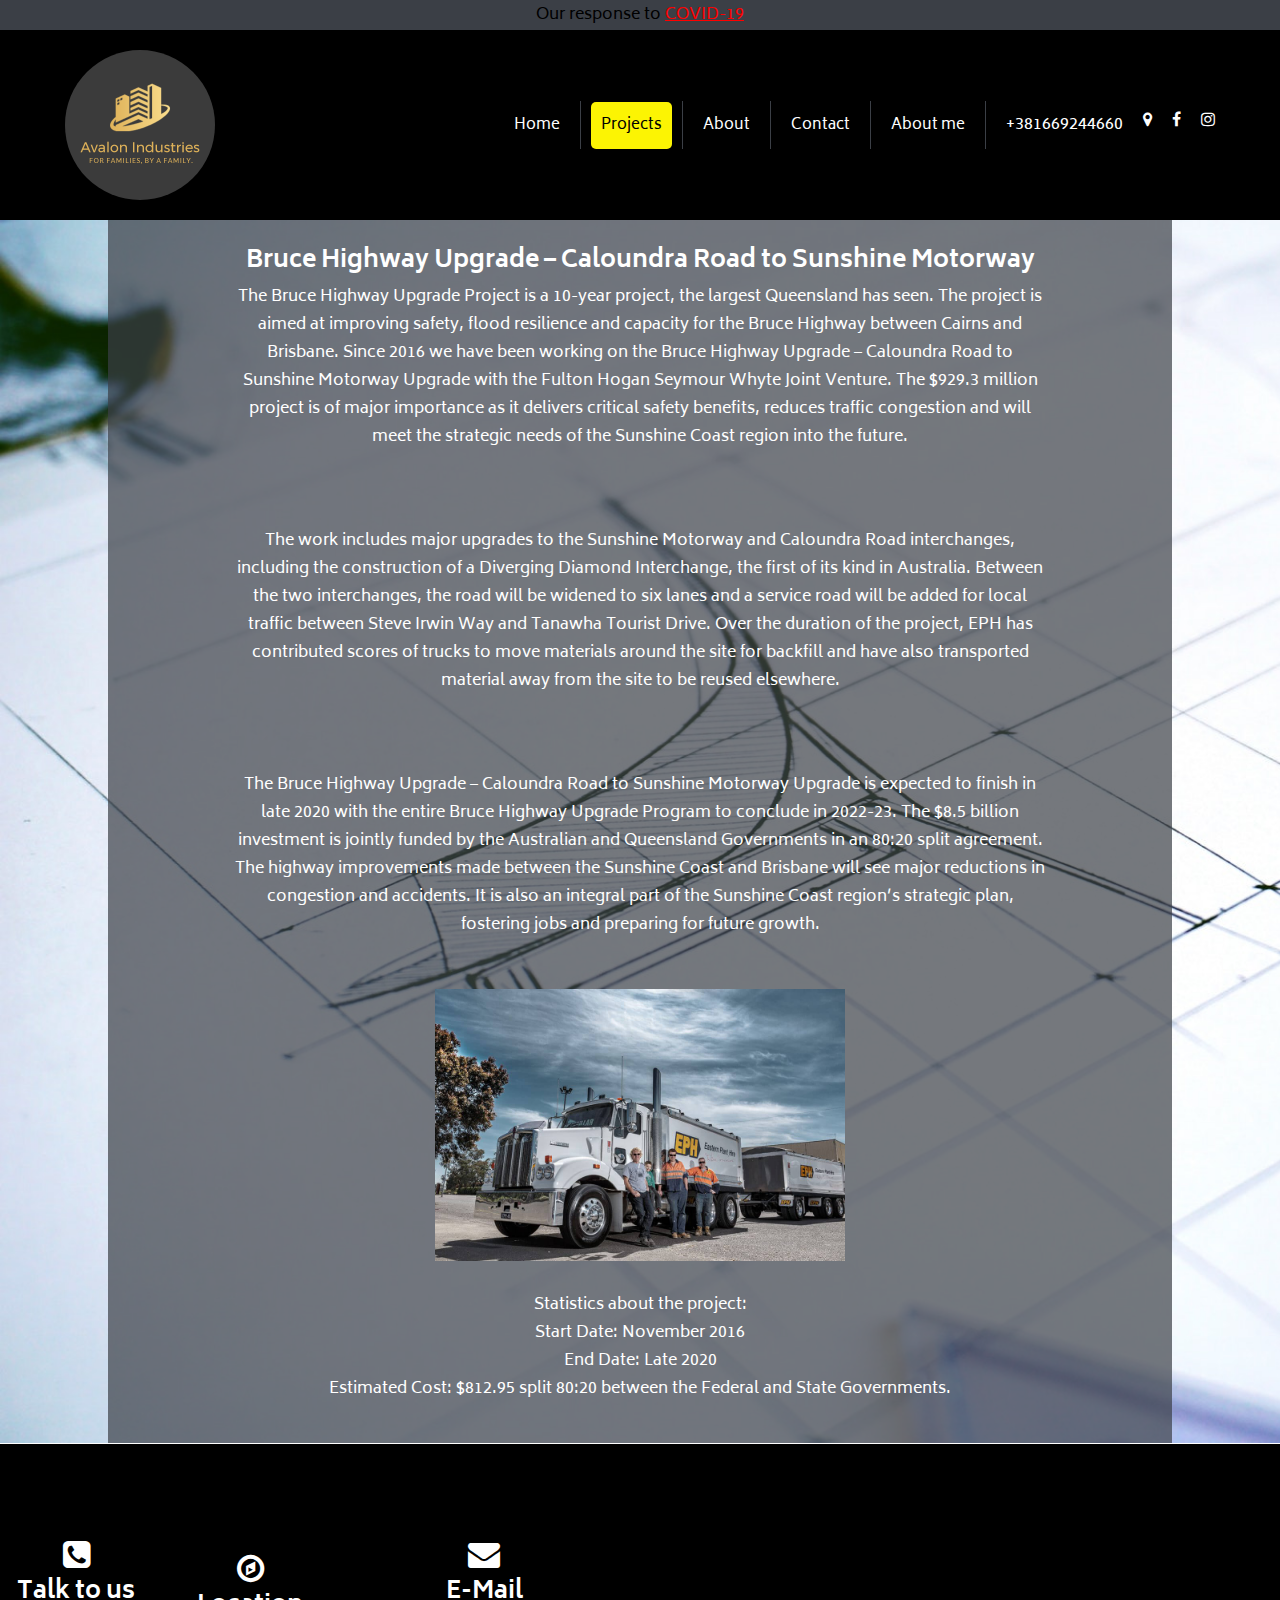
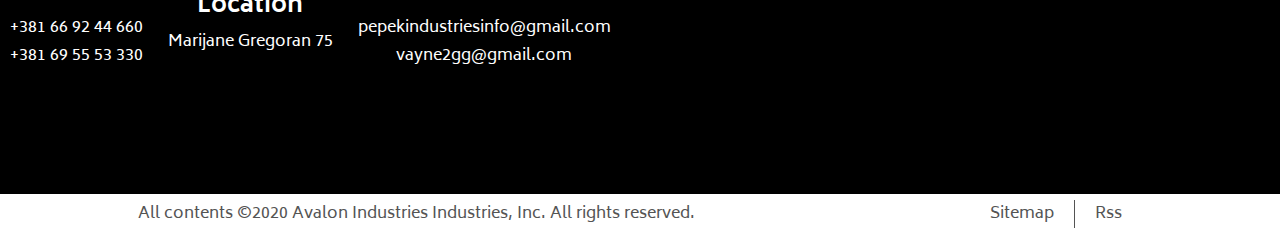
<file: projekti/project6.html>
<html>
    <head>
		<meta charset="utf-8"/>
		<meta name="keywords" content="construction, company, building, Avalon, worldwide">
		<meta name="description" content="Avalon Industries, a worldwide construction company working for you">
		<link rel="shortcut icon" href="../img/thumbnail.ico"/>
		<title>Avalon Industries | Worldwide Construction Company</title>
		<link href="../css/style1.css" type="text/css"  rel="stylesheet"/>
		<link href="https://fonts.googleapis.com/css2?family=Biryani:wght@700&display=swap" rel="stylesheet"> 
		<link rel="stylesheet" href="https://cdnjs.cloudflare.com/ajax/libs/font-awesome/4.7.0/css/font-awesome.min.css">
    </head>
    <body>
        <header>
			<div id="belaTraka">
				<p>Our response to <a href="../covid19.html">COVID-19</a></p>
			</div>
			<div id="crnaTraka">
				<nav>
					<div id="logo">
						<a class="element-animation"href="../index.html"><img src="../img/logo.png" alt="logo"/></a>
					</div>
					<div id="ulinav">
						<ul class="element-animation">
							<li><a href="../index.html">Home</a></li>
							<li><a href="../projects.html"class="active">Projects</a></li>
							<li><a href="../about.html">About</a></li>
							<li><a href="../contact.html">Contact</a></li>
							<li><a href="../aboutme.html">About me</a></li>
						</ul>
						<div id="navInfo"class="element-animation">
							<p>+381669244660</p>
							<a href="#gmaps"><i class="fa fa-map-marker" aria-hidden="true"></i></a>
							<a href="https://www.facebook.com/ICT.MTE" target="_blank"><i class="fa fa-facebook" aria-hidden="true"></i></a>
							<a href="https://www.instagram.com/visokaict/" target="_blank"><i class="fa fa-instagram" aria-hidden="true"></i></a>
						</div>
					</div>	
				</nav>		
			</div>
        </header>
        <section id="projectwrapper">
            <article>
                <div class="pprojects">
                    <div class="okvir2">
                    <h1>Bruce Highway Upgrade – Caloundra Road to Sunshine Motorway</h1>
                    <p>The Bruce Highway Upgrade Project is a 10-year project, the largest Queensland has seen. The project is aimed at improving safety, flood resilience and capacity for the Bruce Highway between Cairns and Brisbane. Since 2016 we have been working on the Bruce Highway Upgrade – Caloundra Road to Sunshine Motorway Upgrade with the Fulton Hogan Seymour Whyte Joint Venture. The $929.3 million project is of major importance as it delivers critical safety benefits, reduces traffic congestion and will meet the strategic needs of the Sunshine Coast region into the future.</p></br></br>
                    <p>The work includes major upgrades to the Sunshine Motorway and Caloundra Road interchanges, including the construction of a Diverging Diamond Interchange, the first of its kind in Australia. Between the two interchanges, the road will be widened to six lanes and a service road will be added for local traffic between Steve Irwin Way and Tanawha Tourist Drive. Over the duration of the project, EPH has contributed scores of trucks to move materials around the site for backfill and have also transported material away from the site to be reused elsewhere.</p></br></br>
                    <p>The Bruce Highway Upgrade – Caloundra Road to Sunshine Motorway Upgrade is expected to finish in late 2020 with the entire Bruce Highway Upgrade Program to conclude in 2022-23. The $8.5 billion investment is jointly funded by the Australian and Queensland Governments in an 80:20 split agreement. The highway improvements made between the Sunshine Coast and Brisbane will see major reductions in congestion and accidents. It is also an integral part of the Sunshine Coast region’s strategic plan, fostering jobs and preparing for future growth.</p>
                    <img src="../img/project5.jpg" alt="project image"></br>
                    <p>Statistics about the project:</br>
                        Start Date: November 2016</br>
                        End Date: Late 2020</br>
                        Estimated Cost: $812.95 split 80:20 between the Federal and State Governments.
                    </p>
                </div>
                </div>
            </article>
        </section>
        <footer>
			<div id="fInfo">
				<div id="fklase">
					<div class="fklasa">
							<i class="fa fa-phone-square"></i>
						<h2>Talk to us</h2>
						<p>+381 66 92 44 660</p>
						<p>+381 69 55 53 330 </p>
					</div>
					<div class="fklasa">
								<i class="fa fa-compass"></i>
						<h2>Location</h2>
						<p>Marijane Gregoran 75</p>
					</div>
					<div class="fklasa">
							<i class="fa fa-envelope"></i>
						<h2>E-Mail</h2>
						<p>pepekindustriesinfo@gmail.com</p>
						<p>vayne2gg@gmail.com</p>
					</div>
				</div>
				<div class="fklasa">
					<iframe id="gmaps" src="https://www.google.com/maps/embed?pb=!1m18!1m12!1m3!1d2830.3588584875924!2d20.482226115914166!3d44.814253379098645!2m3!1f0!2f0!3f0!3m2!1i1024!2i768!4f13.1!3m3!1m2!1s0x475a7a9609031735%3A0xc17ed71f59ac4725!2z0JLQuNGB0L7QutCwINCY0KbQoiDRiNC60L7Qu9Cw!5e0!3m2!1ssr!2srs!4v1607831680315!5m2!1ssr!2srs" width="600" height="300" frameborder="0" style="border:0;" allowfullscreen="" aria-hidden="false" tabindex="0"></iframe>
				</div>
			</div>
			<div id="footerLinija">
					<p>All contents ©2020 Avalon Industries Industries, Inc. All rights reserved.</p>
					<div id="privacy">
						<p class="crta"><a href="../sitemap.xml">Sitemap</a></p>
						<p class="crta"><a href="../rss.xml">Rss</a></p>
					</div>
				</div>
		</footer>
    </body>
</html>
</file>
<file: css/style1.css>
*{
	margin:0px;
	padding:0px;
	scroll-behavior:smooth;
}
body{
	color:#fff;
	font-family: 'Biryani', sans-serif;
	/*background-image:url("../img/pozadina6.jpg");*/
	background-attachment:fixed;
	background-repeat:no-repeat;
	background-size:cover;	
}
a{
	text-decoration:none;
}
#belaTraka{
	width:100%;
	display:flex;
	background-color:#3b3f46;
	justify-content:space-around;
	height:30px;
	color:#000;
	align-items:center;
}
#belaTraka p a{
	color:#ff0000;
	text-decoration:underline;
}
#crnaTraka{
	display:flex;
	background-color:#000;
	align-items:center;
}
nav{
	width:100%;
	display:flex;
	justify-content:space-around;
	background-color:#000;
	color:#fcf403;
}
#logo{
	padding:20px;
}
#logo img{
	width:50%;
	border-radius:50%;
}
.element-animation{
		animation: fade-in 2.5s cubic-bezier(0.250, 0.460, 0.450, 0.940) both;
}
#crnaTraka ul{
	display:flex;
	list-style-type:none;
	padding:20px;
	color:#fcf403;
}
#crnaTraka ul li{
	padding:10px;
	color:#fcf403;
	border-right:1px solid #3b3f46;
}
#crnaTraka nav ul li a{
	color:#fff;
	padding:10px;
	font-size:15px;
}
#crnaTraka ul li a:hover{
	border-bottom:1px solid #fcf403;
}
#crnaTraka ul li .active{
	color:#000;
	background-color:#fcf403;
	border-radius:5px;
}
#navInfo{
	display:flex;
}
#navInfo p,i{
	padding-right:20px;
	color:#fff;
}
#ulinav{
	display:flex;
	align-items:center;
}
.okvir{
    margin:auto;
	width:80%;
	display:flex;
}
.okvir2{
	margin:auto;
	width:80%;
}
#prviSlajd{
	width:100%;
	height:900px;
	display:flex;
	background-image:url("../img/construction.jpg");
	background-position:center;
	background-attachment:fixed;
	background-repeat:no-repeat;
	background-size:cover;
    margin:auto;
}

#levo{
	width:100%;
	display:flex;
	height:250px;
	background-color:rgba(252, 244, 3, 0.5);
	color:#000;
	margin-top:300px;
	text-align:center;
	justify-content:center;
}
#levo .okvir2 h1{
	font-size:50px;
	padding:25px;
}
#drugiSlajd{
	width:100%;
	display:flex;
	background-color:#000;
    margin:auto;
	align-items:center;
}
#ourservices{
	width:80%;
	margin:auto;
	margin-top:50px;
	margin-bottom:25px;
	padding-bottom:25px;
	background-color:rgba(59, 63, 70,0.9);
	text-align:center;
}
#ourservices h1{
	font-size:50px;
}
#ourservices header p{
	padding-bottom:25px;
	font-size:25px;
	text-decoration:underline 1px solid #fff;
}
#treciSlajd{
	width:100%;
	display:flex;
	justify-content:space-evenly;
	background-color:#fff;
	margin:auto;
}
#sponzori{
	width:100%;
}
#sponzori h1{
	font-size:250%;
	text-align:center;
	background-color:#000;
	padding:50px;
	color:#fff;
}
.sponsor{
	display:flex;
	justify-content: space-evenly;
	margin-top:30px;
	margin-bottom:30px;
}
.sponsor img{
	height:150px;
}
#preview{
	width:100%;
	background-color:#000;
	align-items:center;
}
#previewA{
	width:100%;
	align-items:center;
	display:grid;
	padding-bottom:20px;
}
#previewA h1{
	text-align:center;
	font-size:250%;
	padding-top:20px;
	padding-bottom:20px;
}
.previewKlasa{
	display:flex;
	justify-content:center;
}
.previewKlasa img{
	width:300px;
	height:300px;
	padding:10px;
	transition: .2s;
}
.previewKlasa img:hover{
	transform: scale(1.1);
}
/*---------------------Kraj index stranice------------------*/


/*---------------------Projects-----------------------------*/
#projectbackground{
	background-image:url("../img/projectbackground.jpg");
	background-repeat:no-repeat;
	background-size:cover;
}
#oProjektima{
	width:100%;
	color:#fff;
	background-color:#3b3f46;
	text-align:center;
}
#oProjektima h1{
	font-size:200%;
	padding:20px 0px 20px 0px;
}
#oProjektima p{
	padding-bottom:20px;
}
.pBackground{
	padding:20px;
}
.projects{
	width:80%;
	display:flex;
	justify-content:space-evenly;
	margin:auto;
}
.project{
	color:#fff;
	width:25%;
	background-color:rgba(59, 63, 70,0.9);
	padding:30px;
}.project a{
	color:#fff;
}
.project img{
	width:270px;
	transition: .2s;
	padding-bottom:10px;
}
.project h2{
	padding-bottom:10px;
}
.project img:hover{
	transform: scale(1.1);
}
/*---------------------Projects-----------------------------*/


/*---------------------About-----------------------------*/
#aboutusbackground{
	width:100%;
	background-color:#000;
	padding-bottom:50px;
}
.about{
	width:60%;
	margin:auto;
	background-color:#3b3f46;
	text-align:center;
	margin-bottom:50px;
}
.about h1{
	font-size:200%;
	padding-top:50px;
}
.about p{
	padding:80px;
}
.about img{
	width:50%;
	padding-top:50px;
}
/*---------------------About-----------------------------*/
#contactBody{
	width:100%;
	background-color:#3b3f46
}
#emailText,
#passText{
	font-size:12px;
}
#strength{
	font-size:15px;
	/*color:red;*/
}
#contactContent{
	display:grid;
	text-align:center;
	margin:auto;
}
#contactContent form fieldset{
	margin-top:10px;
	border:1px dotted white;
	width:400px;
	height:300px;
	padding:10px;
}
#contactContent form fieldset legend{
	color:#fff;
	font-family:Lato;
	font-size:20px;
	margin-left:20px;
	background-color:black;
}
/*form*/
form{
	margin:auto;
	padding-bottom:50px;
}
.regForm{
	margin-bottom:2px;
	margin-top:2px;
}
#contactContent form table td{
	padding-bottom:4px;
}
#contactContent form table .tableText{
	color:white;
	font-size:20px;
	font-family:Lato;
	text-align:left;
	width:100px;
}
#contactContent form  input[type=email]{
	width:250px;
	height:25px;
	font: bold 14px 'lucida sans', 'trebuchet MS', 'Tahoma';
}

#contactContent form input[type=text]{
	width:250px;
	height:25px;
	font: bold 14px 'lucida sans', 'trebuchet MS', 'Tahoma';
}
#contactContent form input[type=password]{
	width:250px;
	height:25px;
	font: bold 14px 'lucida sans', 'trebuchet MS', 'Tahoma';
}
#contactContent form table textarea{
	resize:none;
	width:250px;
	height:150px;
	font: bold 14px 'lucida sans', 'trebuchet MS', 'Tahoma';
}
#contactContent form input[type=submit], 
#contactContent form input[type=button], 
#contactContent form input[type=reset]{
	width: 122px;
	height: 30px;
	color: #000;  
	margin-top:10px;
	background-color: fcf403;
	-moz-border-radius: 3px;
	-webkit-border-radius: 3px;
	border-radius: 3px;      
	text-shadow: 0 1px #999;
	border: 1px solid #000;
	font-family:Roboto;
	text-transform:uppercase;
}
#contactContent form table input[type=submit]:hover, 
#contactContent form table input[type=reset]:hover{
	background-color: #FF8C00;
}
#contactContent form table input[type=submit]:active, 
#contactContent form table input[type=reset]:active{
	outline: 0;
	box-shadow: 0 1px 4px #000 inset;
}
/*---------------------Contact-----------------------------*/
/*---------------------Projects-----------------------------*/
#projectwrapper{
	width:100%;
	background-image:url("../img/projectbackground.jpg");
	background-size:cover;
	background-repeat:no-repeat;
}
.pprojects{
	background-color:rgba(59, 63, 70,0.7);
	width:80%;
	margin:auto;
	padding:20px;
	text-align:center;
}
.pprojects h1{
	font-size:150%;
}
.pprojects p{
	padding-bottom:20px;
}
.pprojects img{
	width:50%;
	padding:30px 0 30px 0;
}
.nextproject{
	padding:10px;
	color:#000;
	background-color:#fcf403;
}
.nextproject:hover{
	transition:.5s;
	color:#fcf403;
	background-color:#000;
}
.bold{
	text-decoration:weight;
}
/*---------------------Projects-----------------------------*/
footer{
	width:100%;
	background-color:#000;
	border-top:1px solid #fff;
}
#footerLinija{
	display:flex;
	background-color:#fff;
	color:#545454;
	justify-content:space-around;
	height:40px;
	align-items:center;
}
#privacy{
	display:flex;
	justify-content:space-around;
}
#privacy p a{
	padding:0 20px 0 20px;
	color:#545454;
}
.crta:first-child{
	border-right:1px solid #545454;
}
#fInfo{
	display:flex;
}
.fklasa{
	text-align:center;
	padding:25px 25px 25px 0;
	height:50%;
	display:flex;
	flex-direction:column;
	justify-content:center;
	align-items:center;
}
.fklasa i{
	font-size:200%;
	display:flex;
	justify-content:center;
	margin-left:20px;
}
#fklase{
	display:flex;
	margin-top:5%;
	justify-content:space-between;
}
#fInfo{
	display:flex;
	width:100%;
	justify-content:space-evenly;
}
 @keyframes fade-in {
	0% {
	  transform: translateZ(600px);
	  opacity: 0;
	}
	100% {
	  transform: translateZ(0);
	  opacity: 1;
	}
  }
</file>
